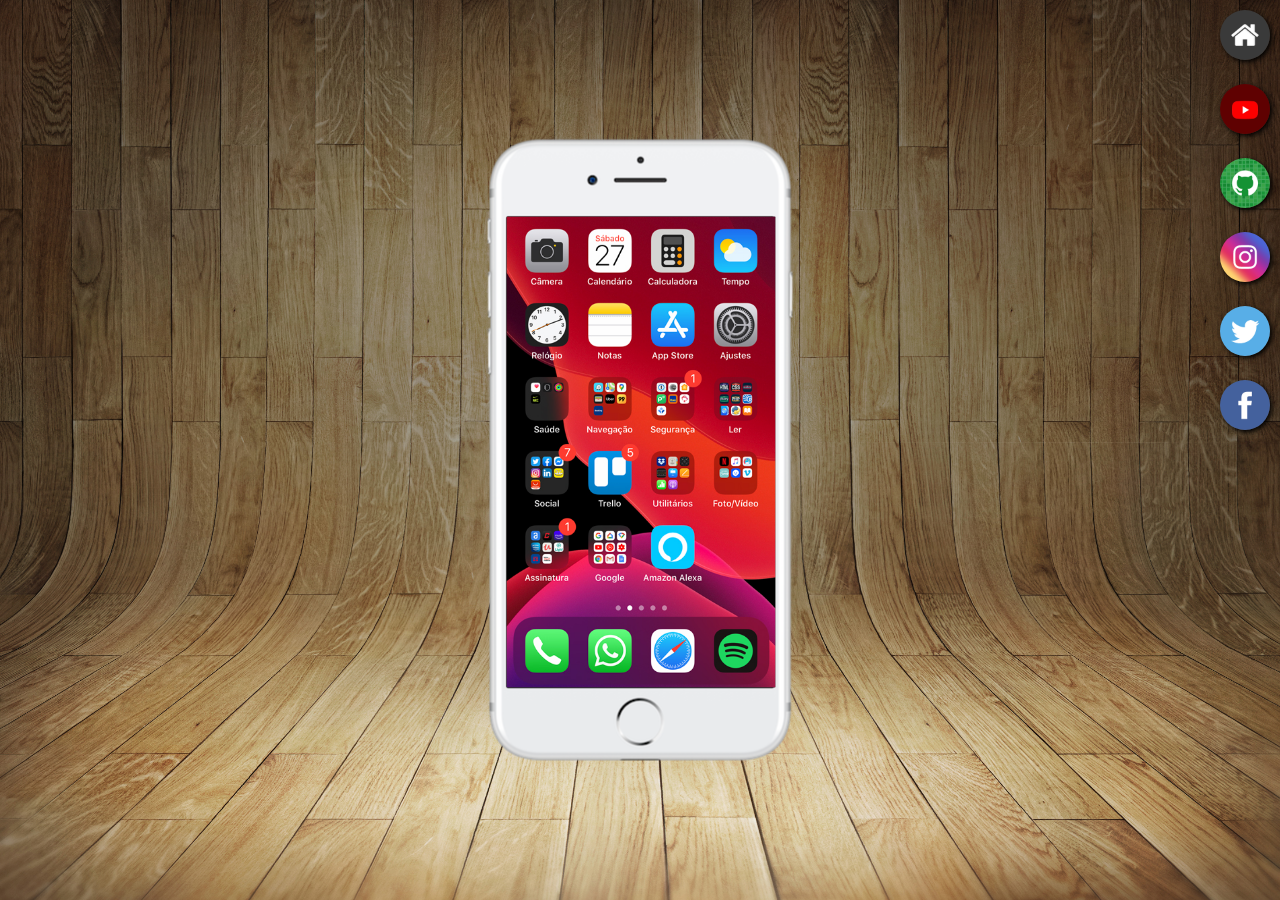
<file: index.html>
<!DOCTYPE html>
<html lang="pt-br">
<head>
    <meta charset="UTF-8">
    <meta name="viewport" content="width=device-width, initial-scale=1.0">
    <link rel="shortcut icon" href="favicon.ico" type="image/x-icon">
    <title>Projeto Redes Sociais</title>
    <link rel="stylesheet" href="estilos/style.css">
</head>
<body>
    <main>
        <section id="telefone">
            <iframe src="home.html" name="tela" id="tela" frameborder="0">
                <p>Seu navegador não é compatível com isso.</p>
            </iframe>
        </section>
        <section id="redes-sociais">
            <a href="home.html" target="tela"><img src="imagens/logo-home.jpg" alt="home"></a><br>
            <a href="youtube.html" target="tela"><img src="imagens/logo-youtube.jpg" alt="YouTube"></a><br>
            <a href="github.html" target="tela"><img src="imagens/logo-github.jpg" alt="Github"></a><br>
            <a href="instagram.html" target="tela"><img src="imagens/logo-instagram.jpg" alt="Instagram"></a><br>
            <a href="twitter.html" target="tela"><img src="imagens/logo-twitter.jpg" alt="Twitter"></a><br>
            <a href="facebook.html" target="tela"><img src="imagens/logo-facebook.jpg" alt="Facebook"></a>
        </section>
    </main>
</body>
</html>
</file>
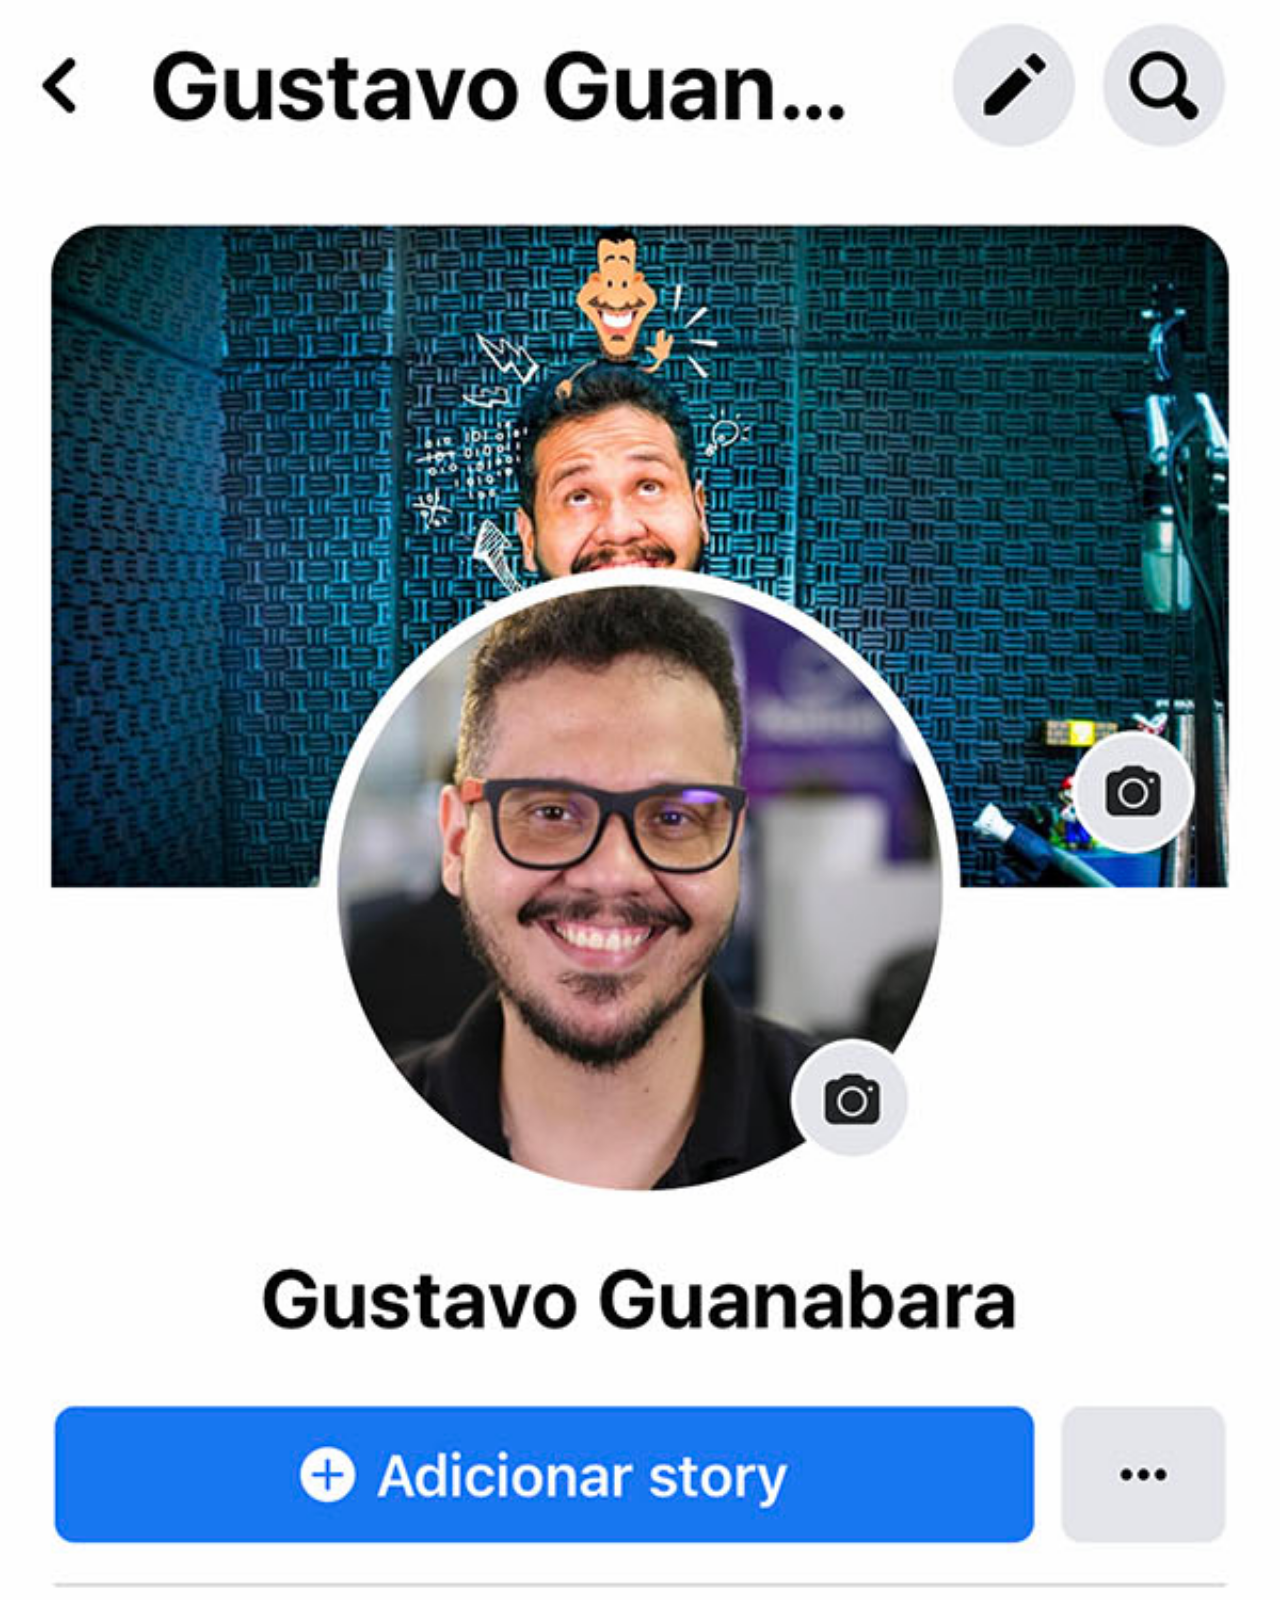
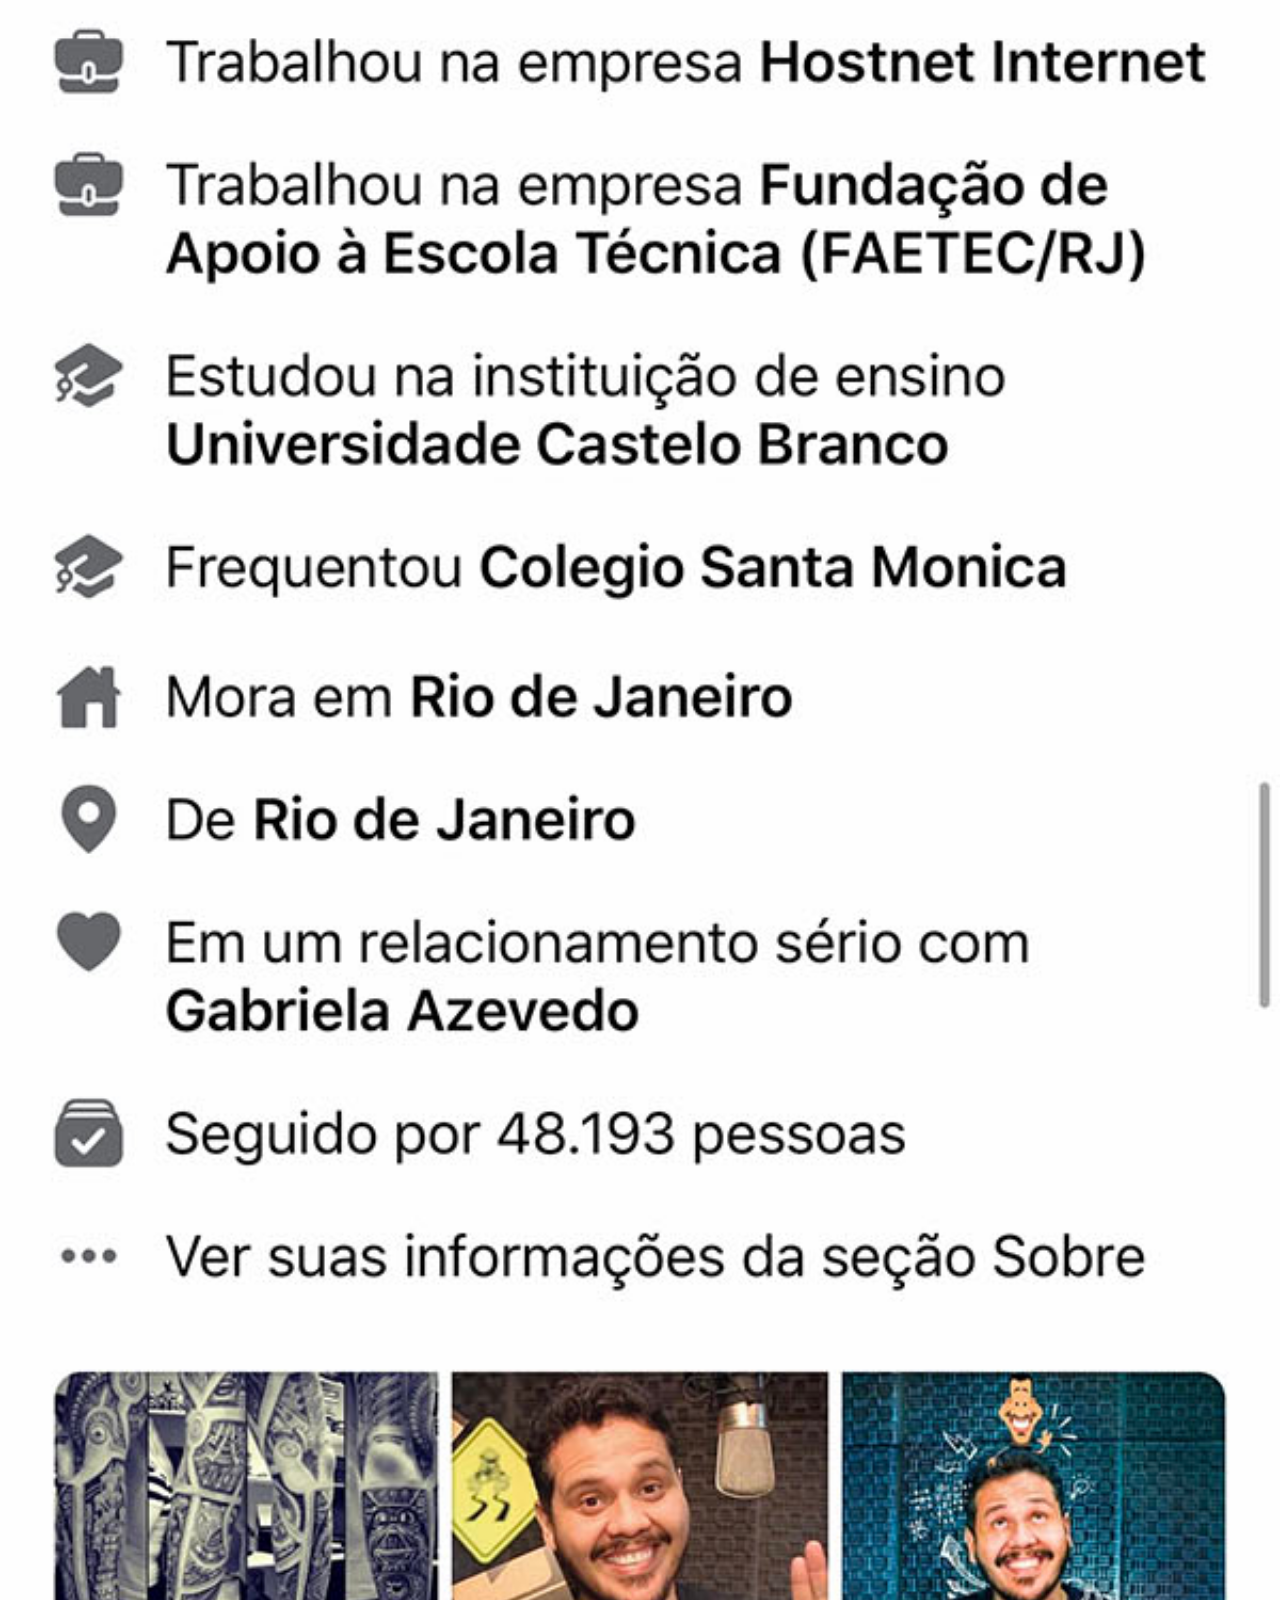
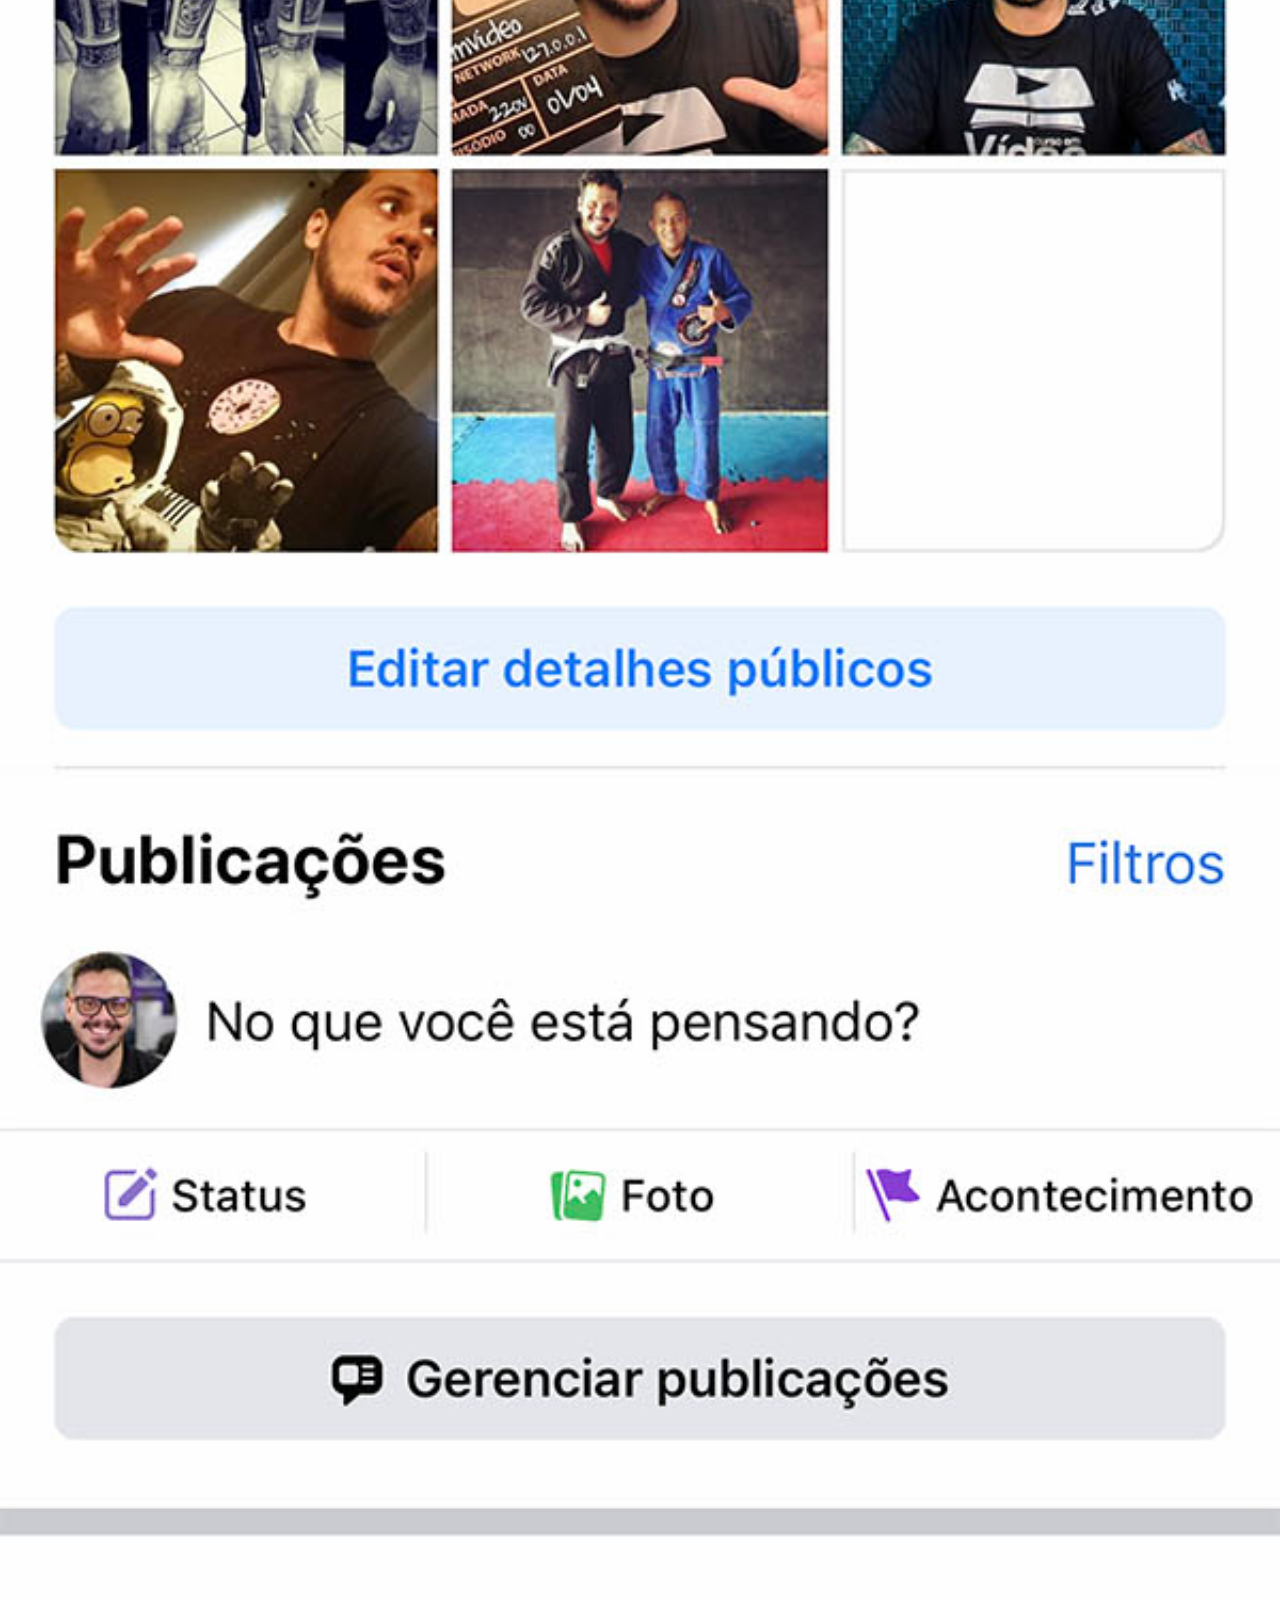
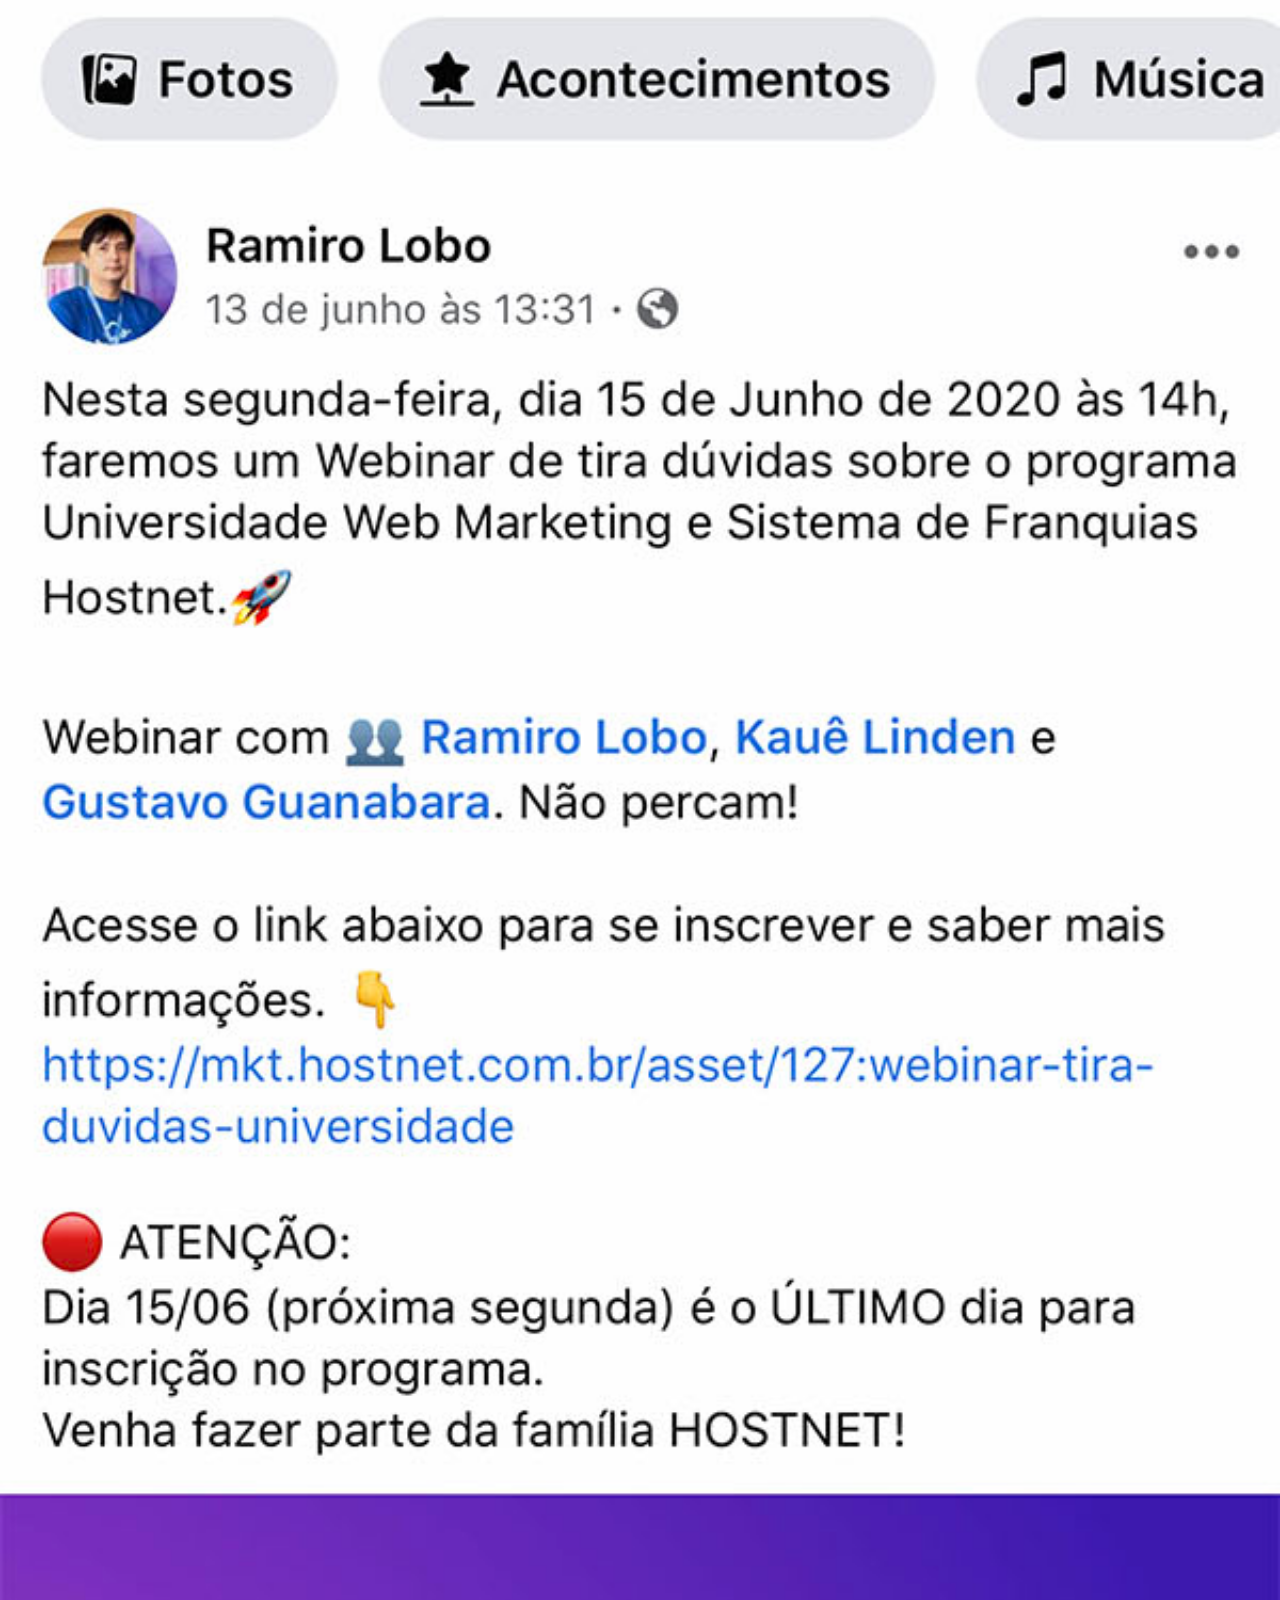
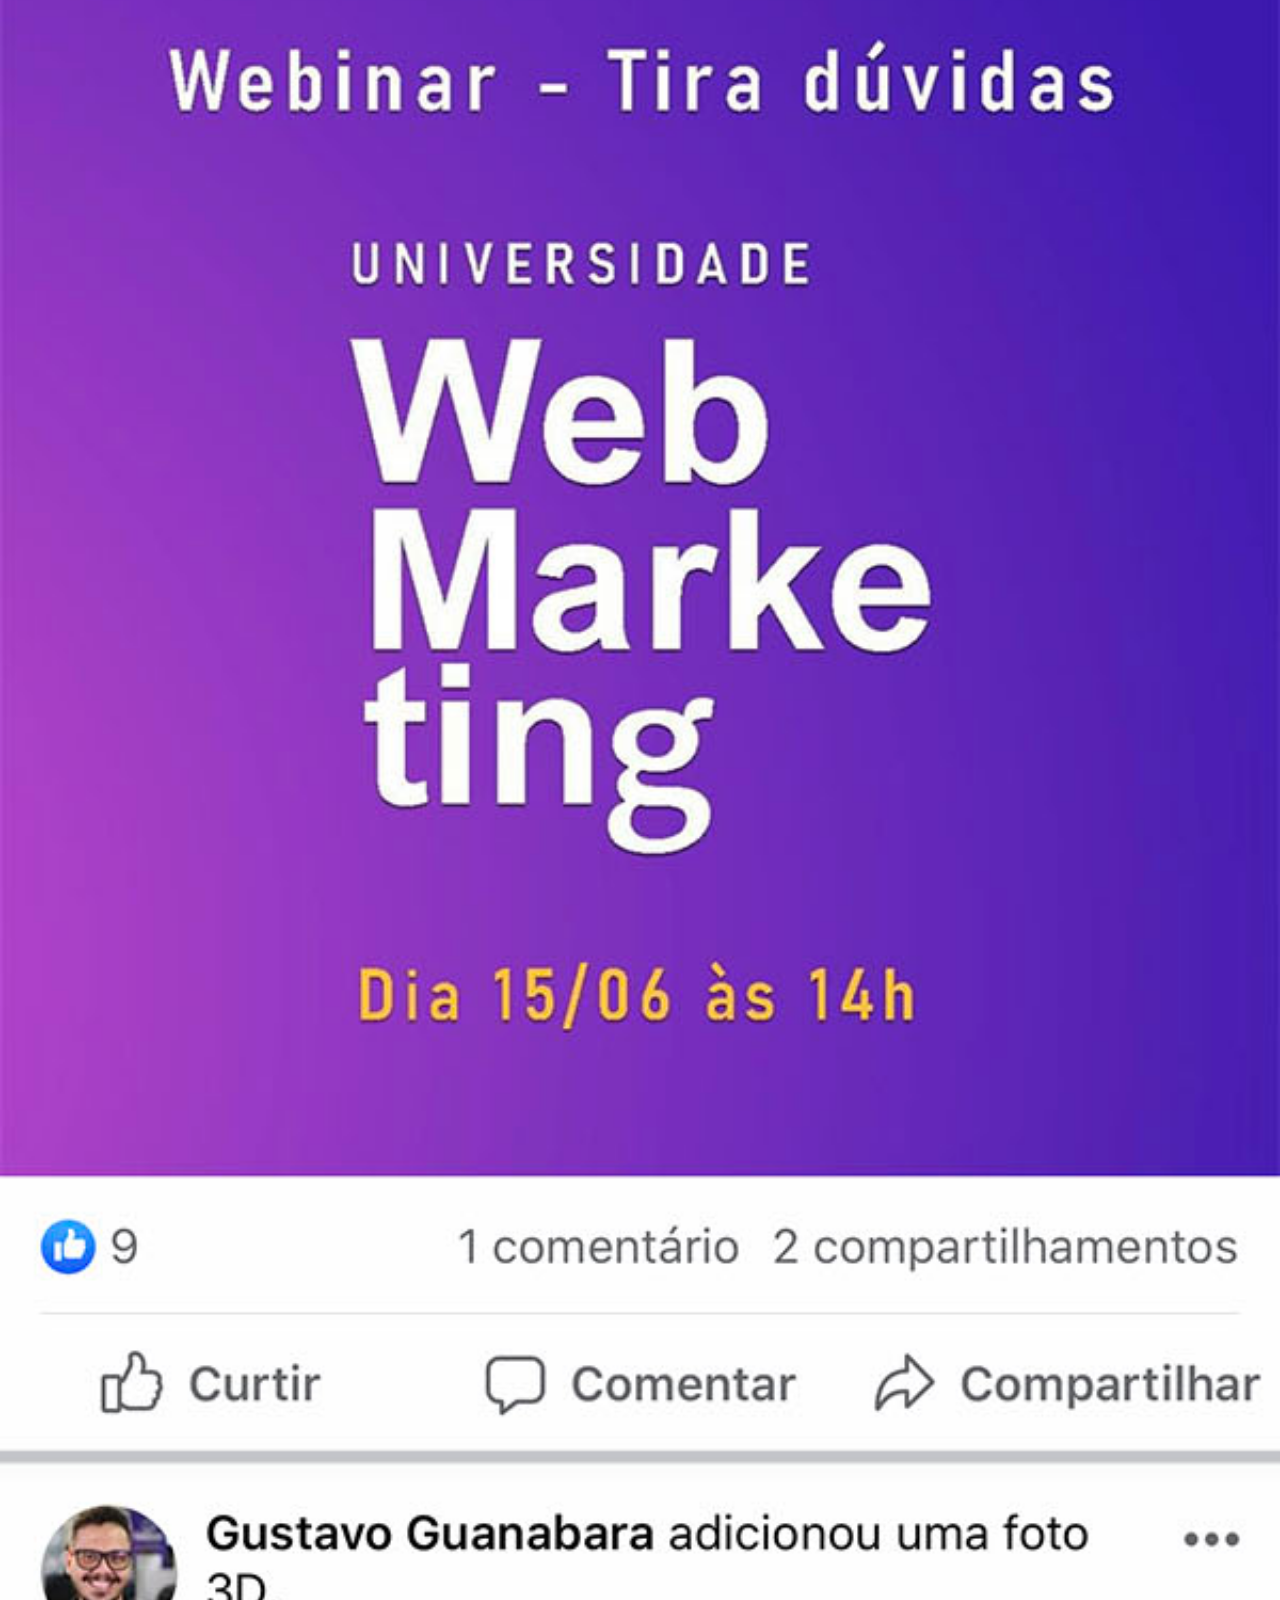
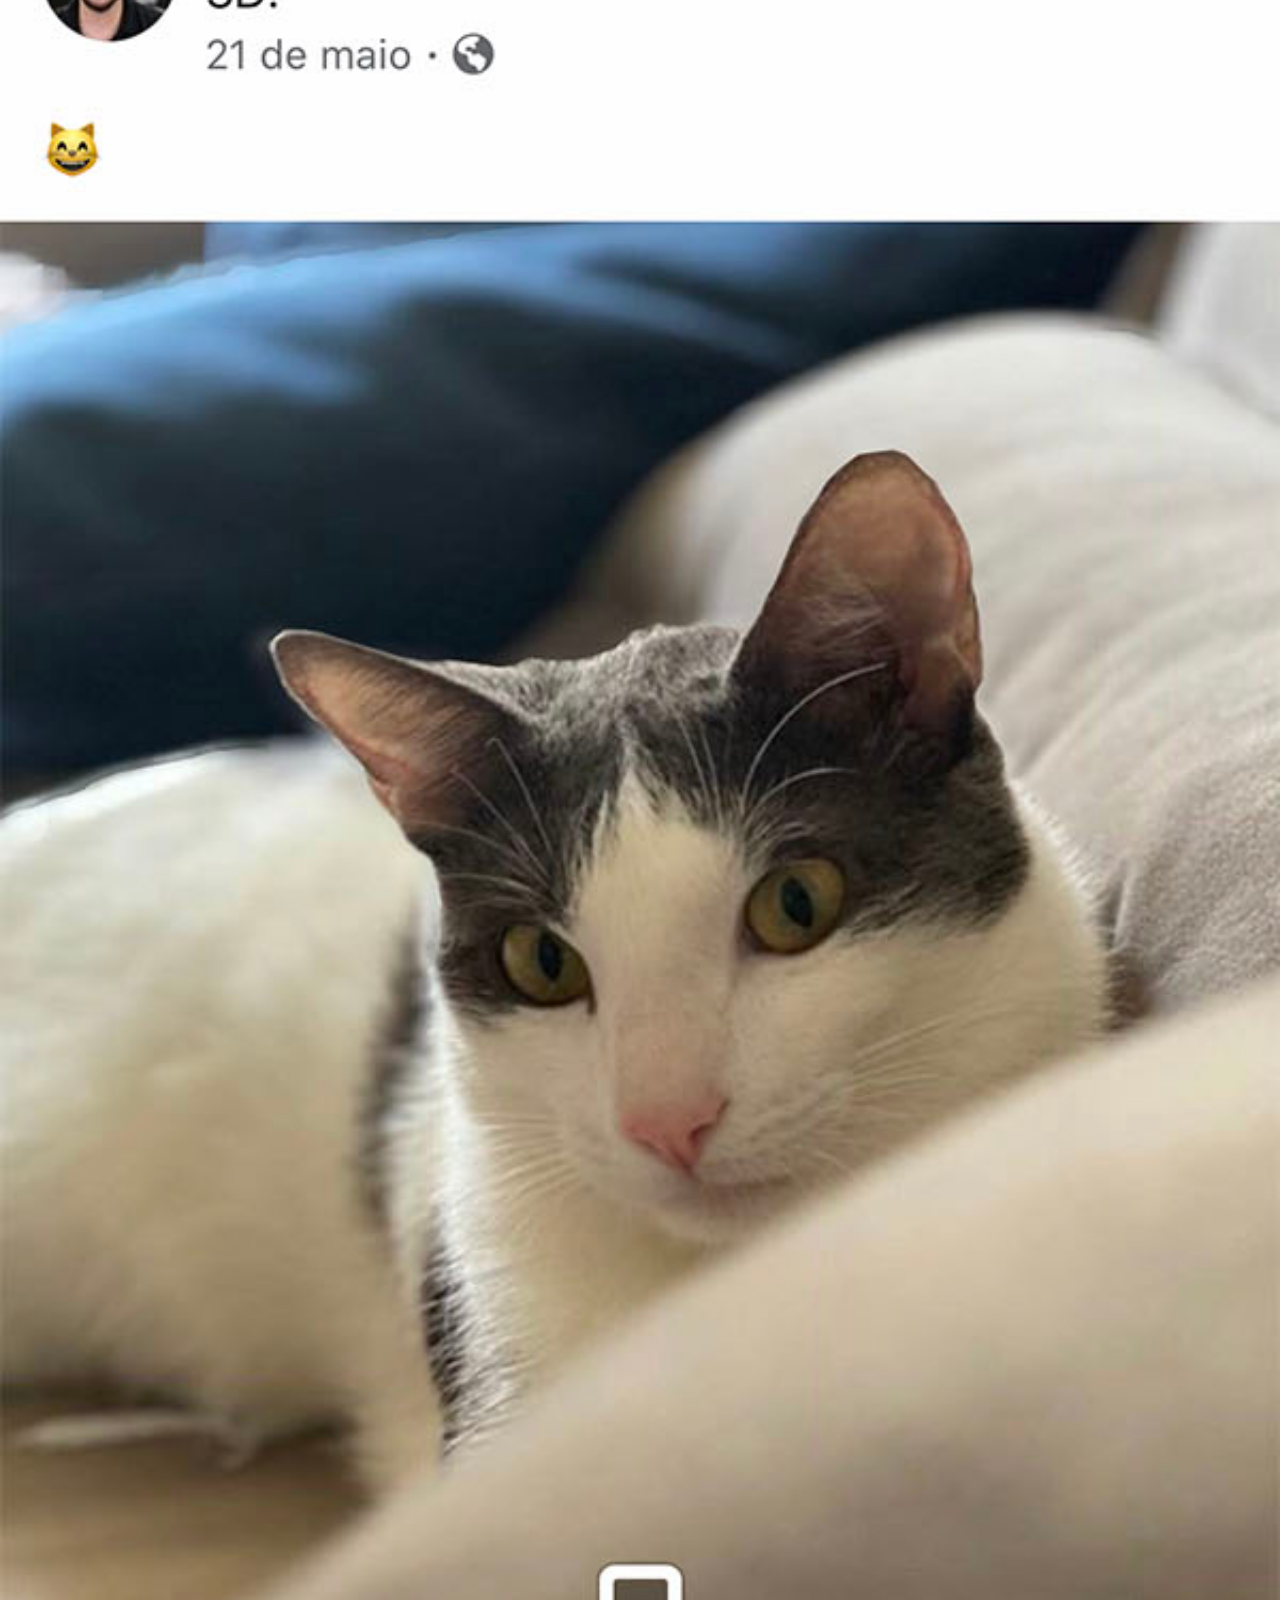
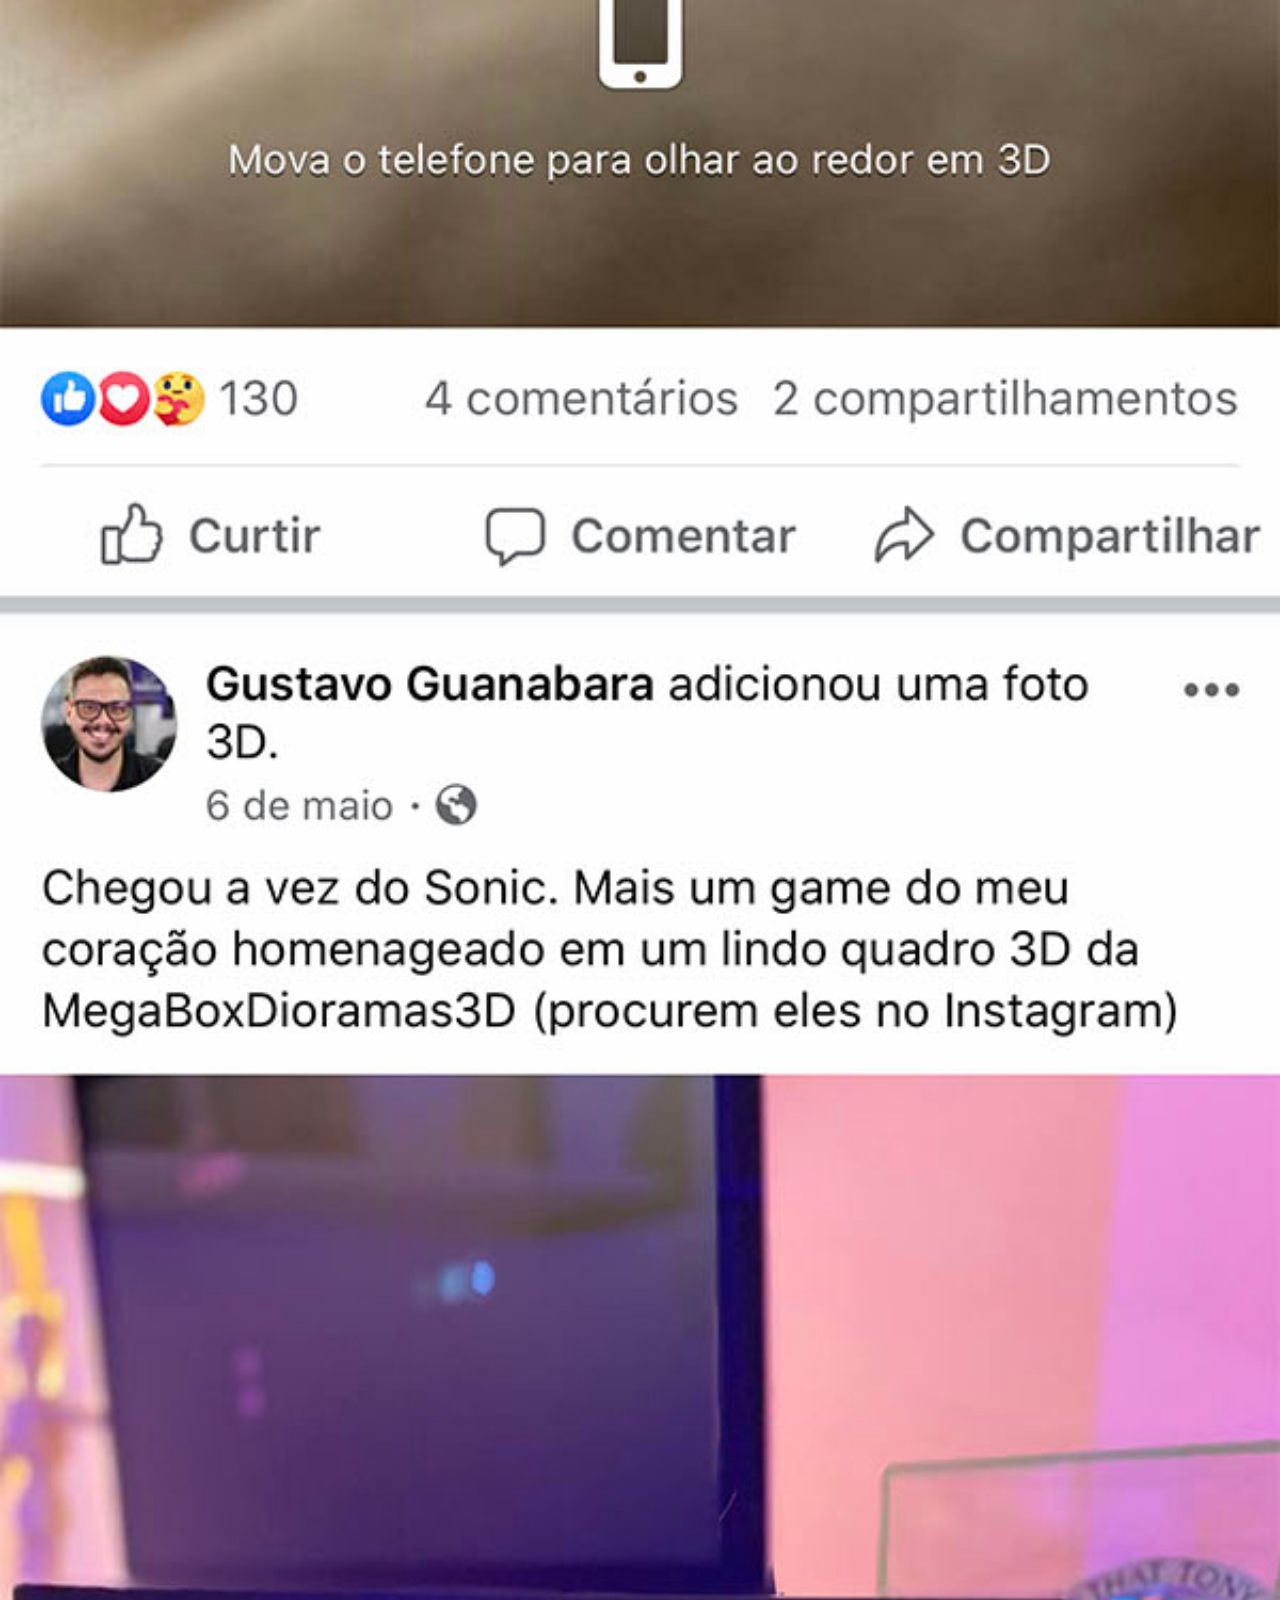
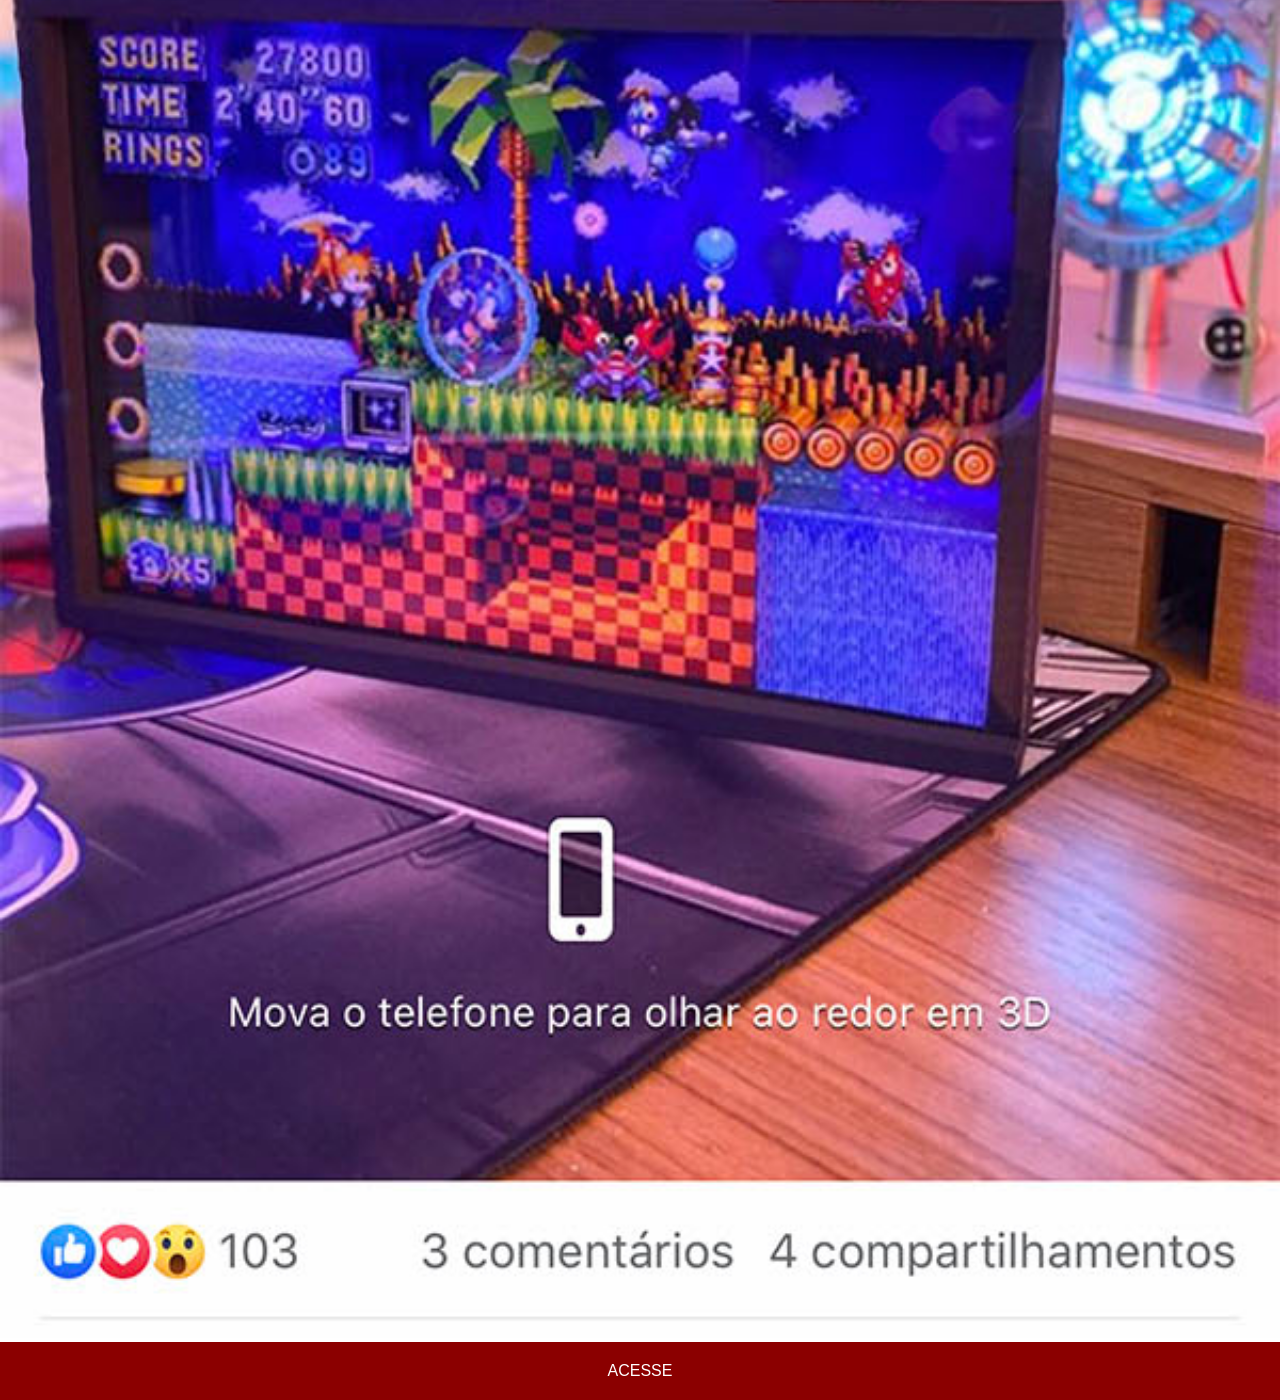
<file: facebook.html>
<!DOCTYPE html>
<html lang="pt-br">
<head>
    <meta charset="UTF-8">
    <meta name="viewport" content="width=device-width, initial-scale=1.0">
    <title>Facebook</title>
    <link rel="stylesheet" href="estilos/social.css">
</head>
<body>
    <img src="imagens/tela-facebook.jpg" alt="Facebook">
    <a href="#" target="_blank">ACESSE</a>
</body>
</html>
</file>
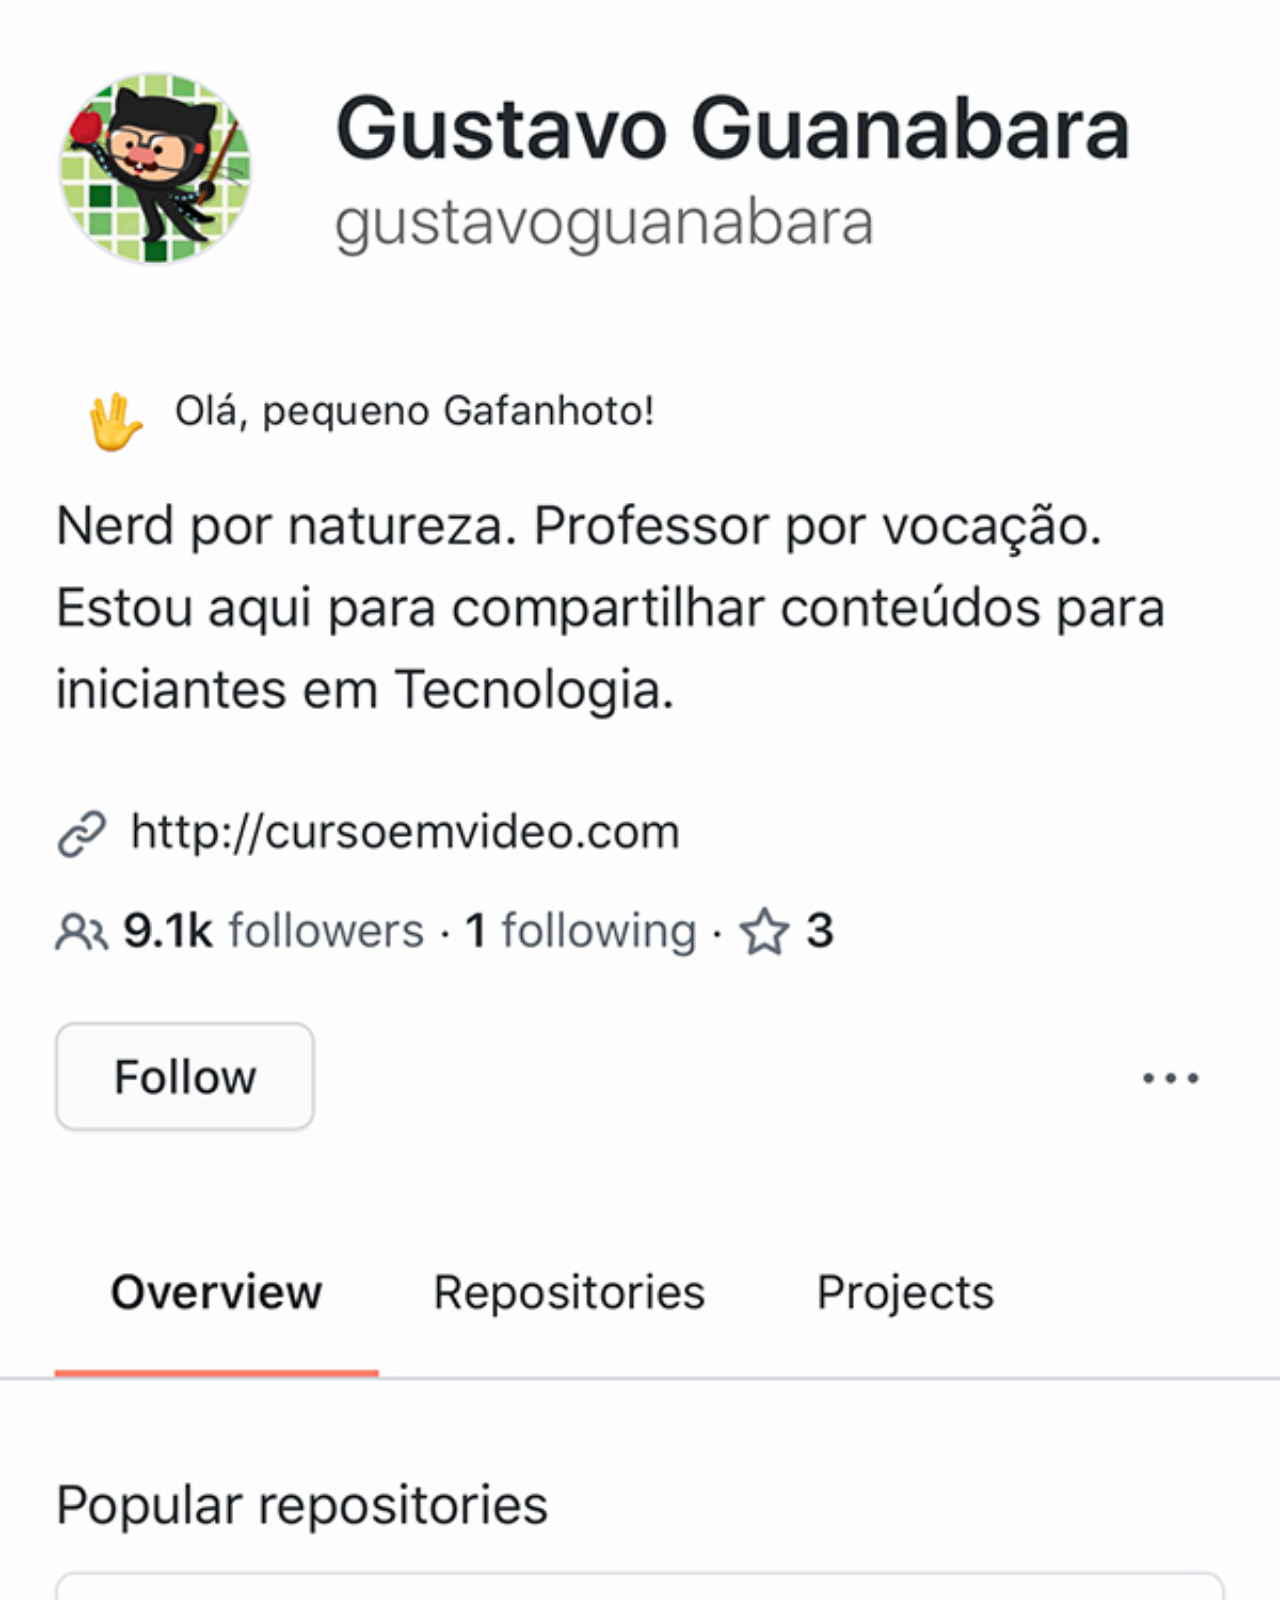
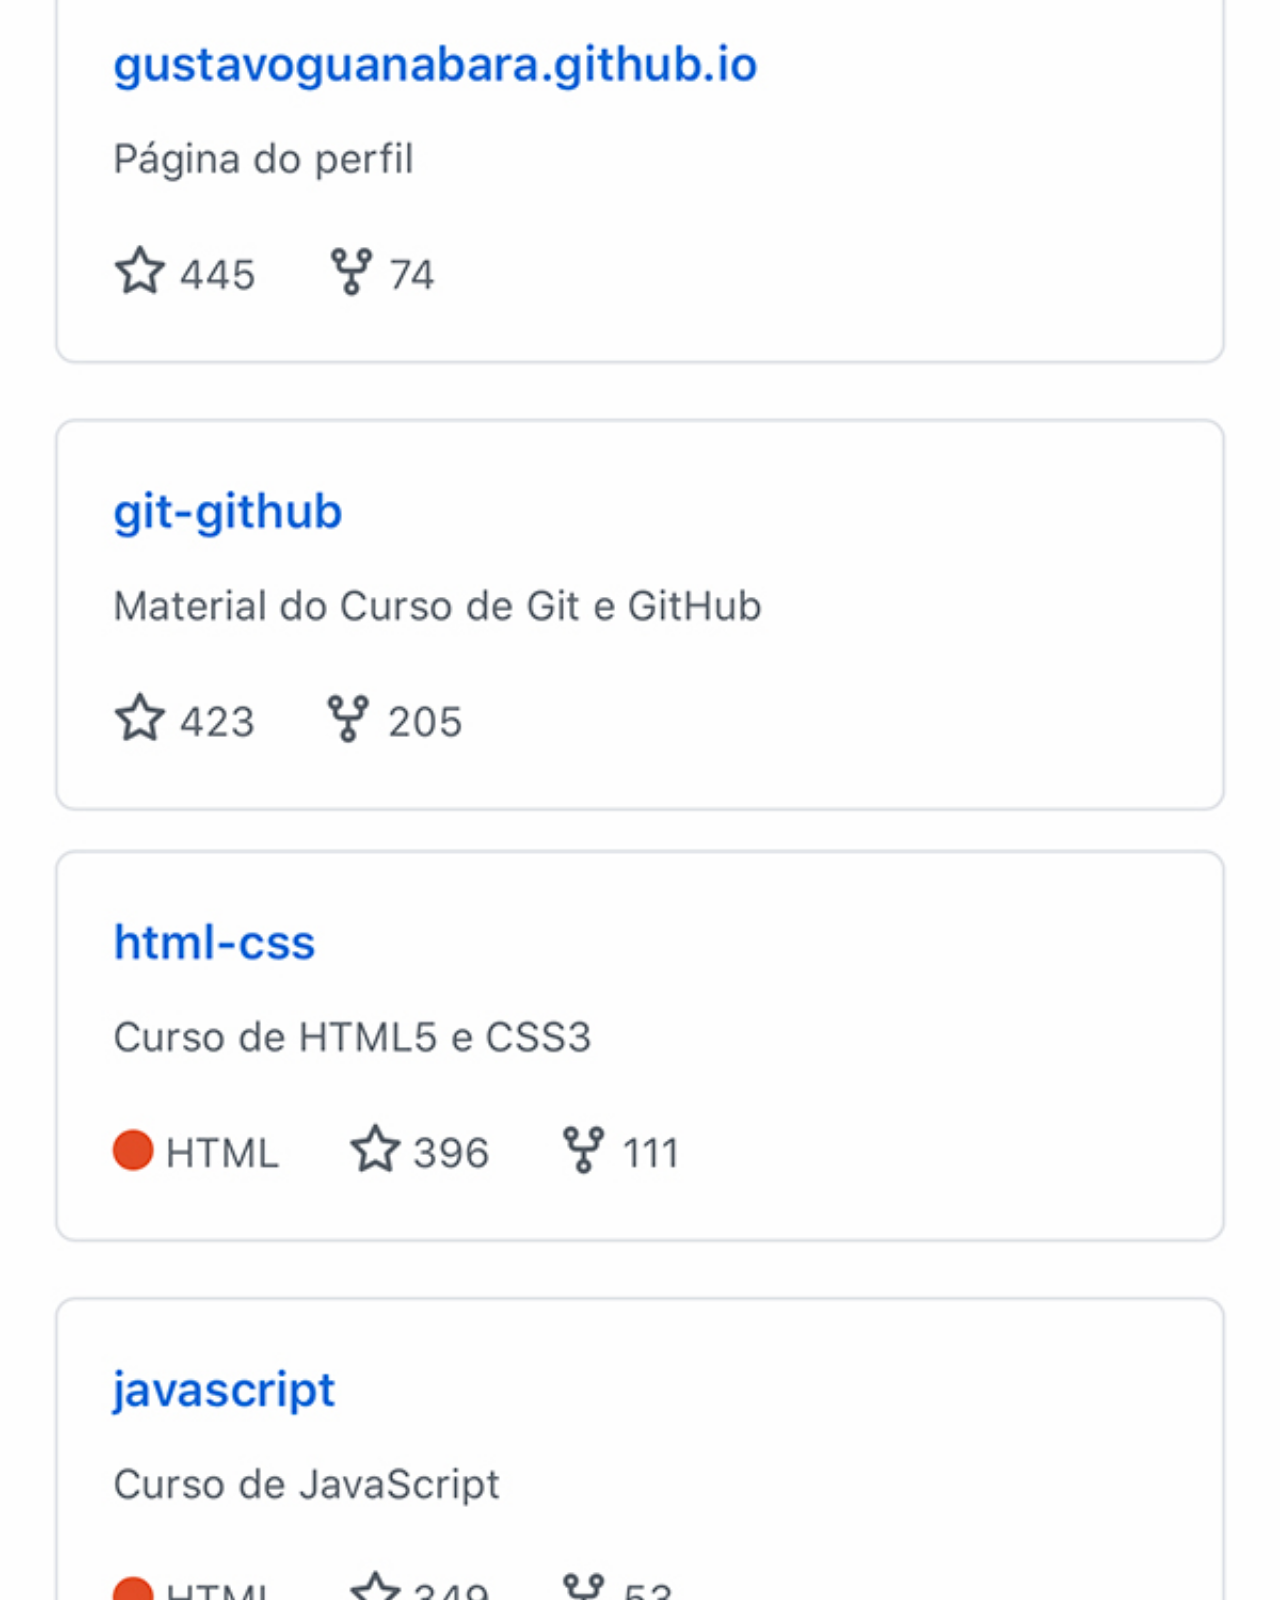
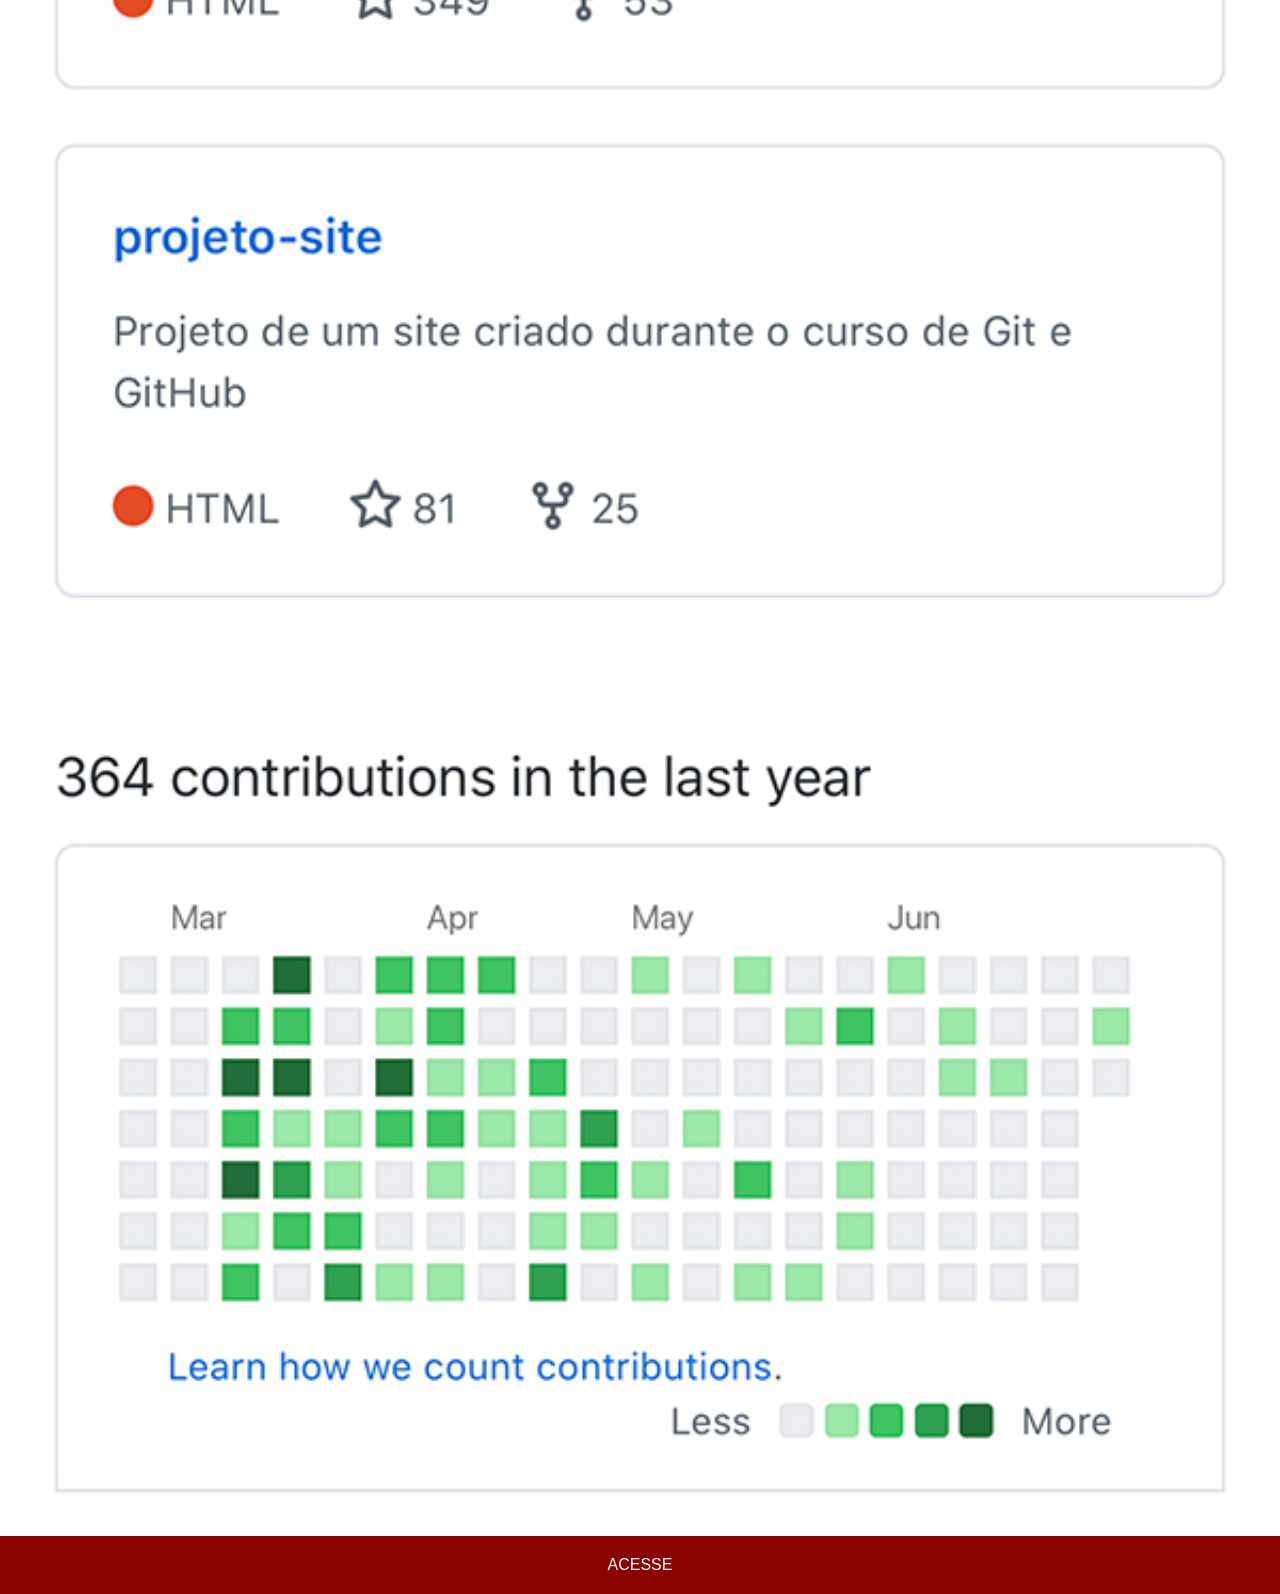
<file: github.html>
<!DOCTYPE html>
<html lang="pt-br">
<head>
    <meta charset="UTF-8">
    <meta name="viewport" content="width=device-width, initial-scale=1.0">
    <title>Github</title>
    <link rel="stylesheet" href="estilos/social.css">
</head>
<body>
    <img src="imagens/tela-github.jpg" alt="Github">
    <a href="https://github.com/gustavoguanabara/" target="_blank">ACESSE</a>
</body>
</html>
</file>
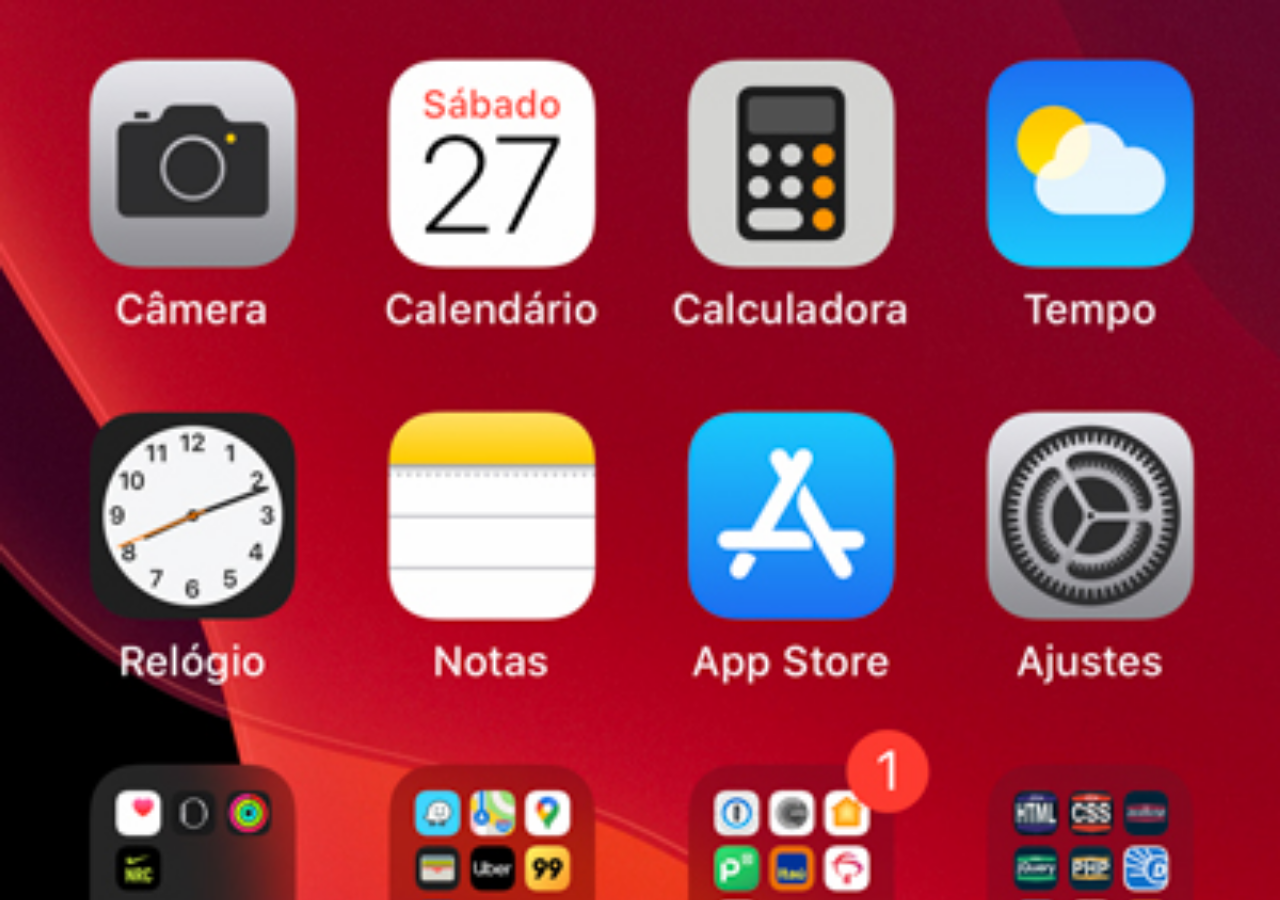
<file: home.html>
<!DOCTYPE html>
<html lang="pt-br">
<head>
    <meta charset="UTF-8">
    <meta name="viewport" content="width=device-width, initial-scale=1.0">
    <title>Home</title>
    <style>
        * {
            margin: 0px;
            padding: 0px;
        }
        body {
            width: 100vw;
            height: 100vh;
            background: black url(imagens/tela-home.jpg) no-repeat top center;
            background-size: cover;
        }
    </style>
</head>
<body>
    
</body>
</html>
</file>
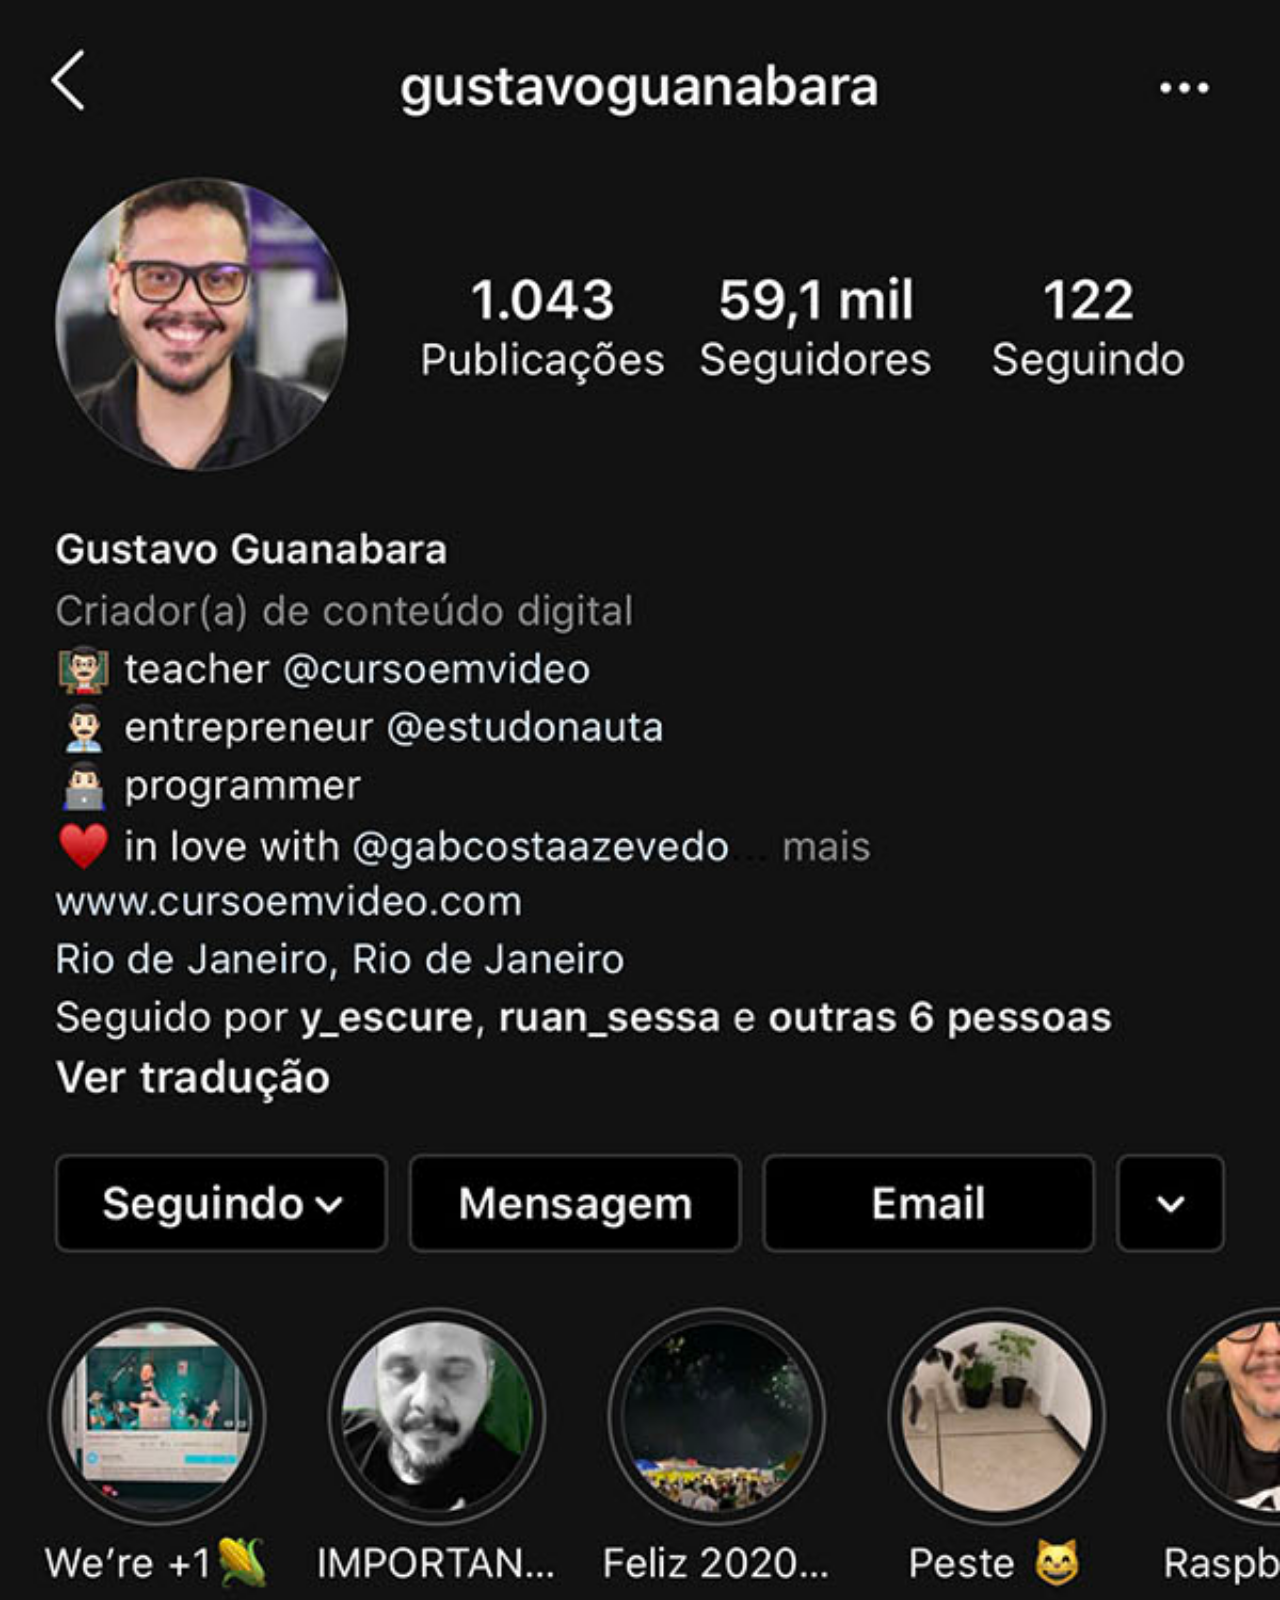
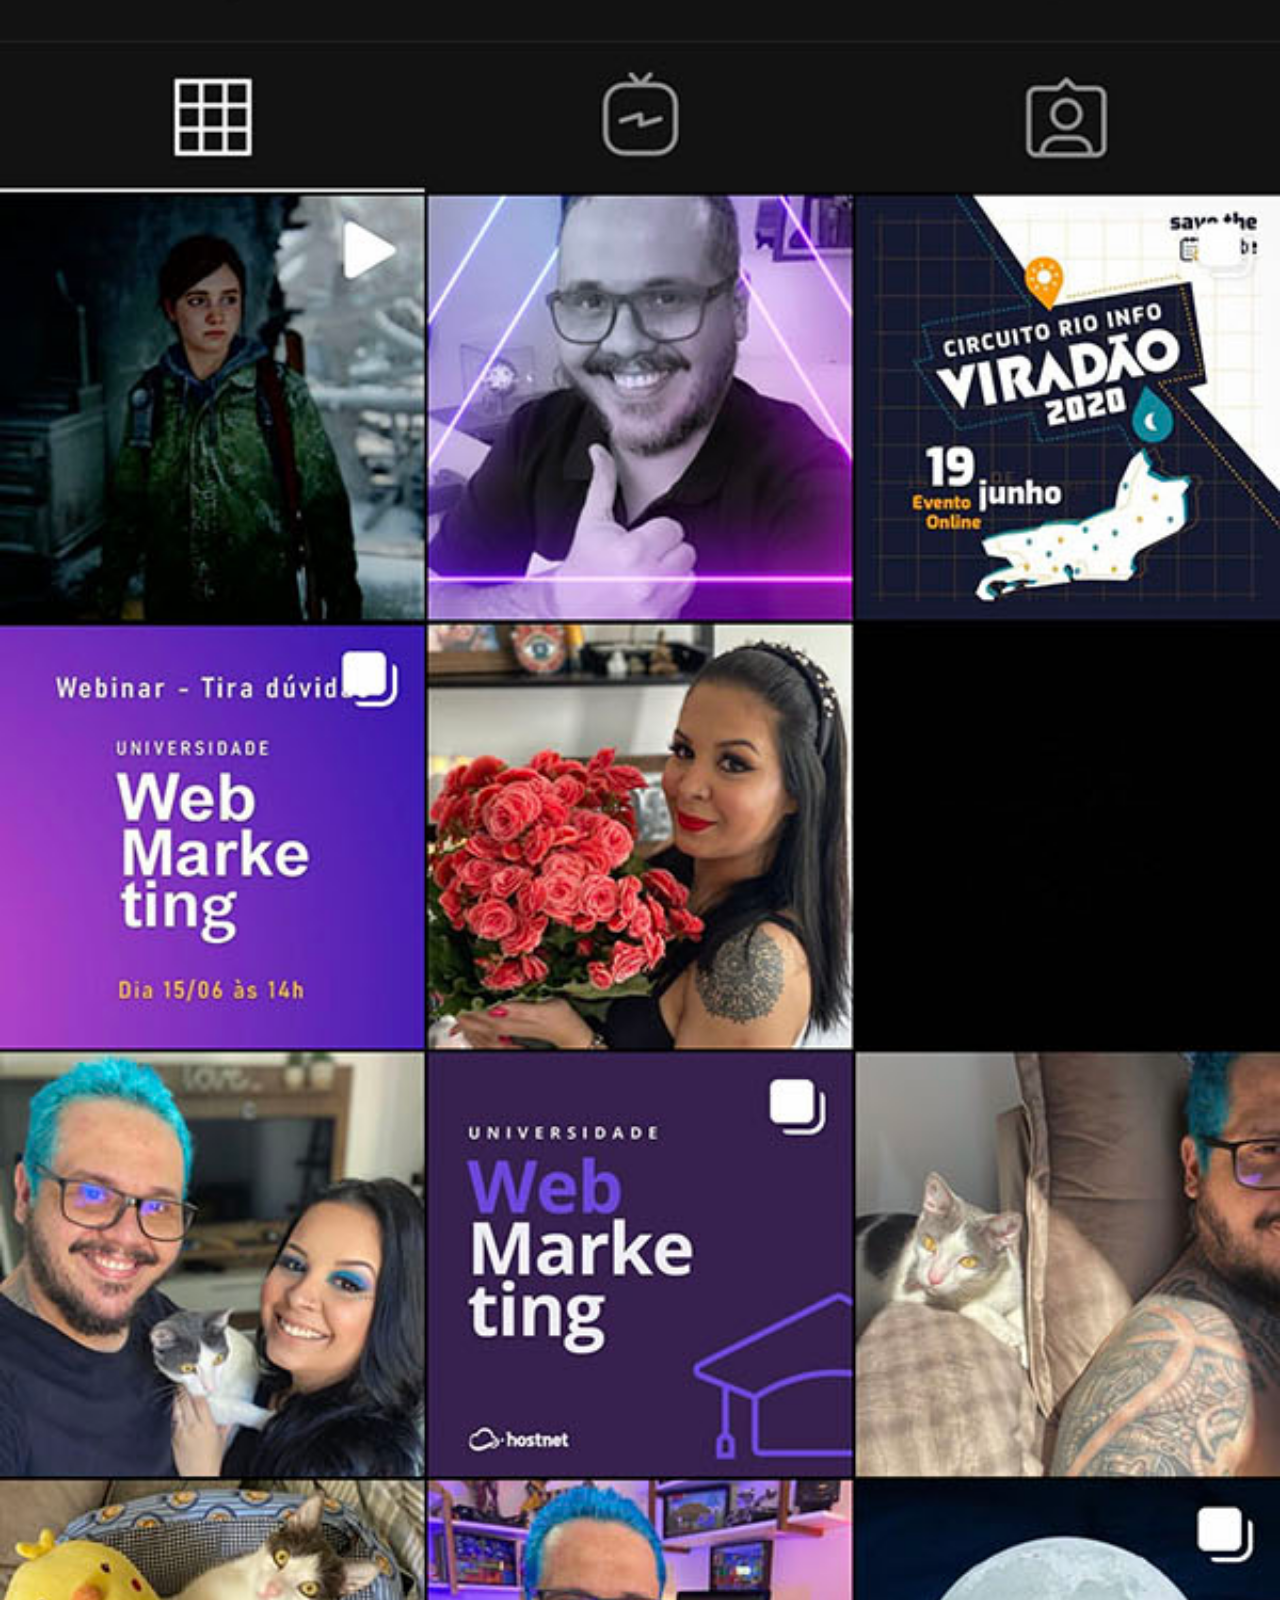
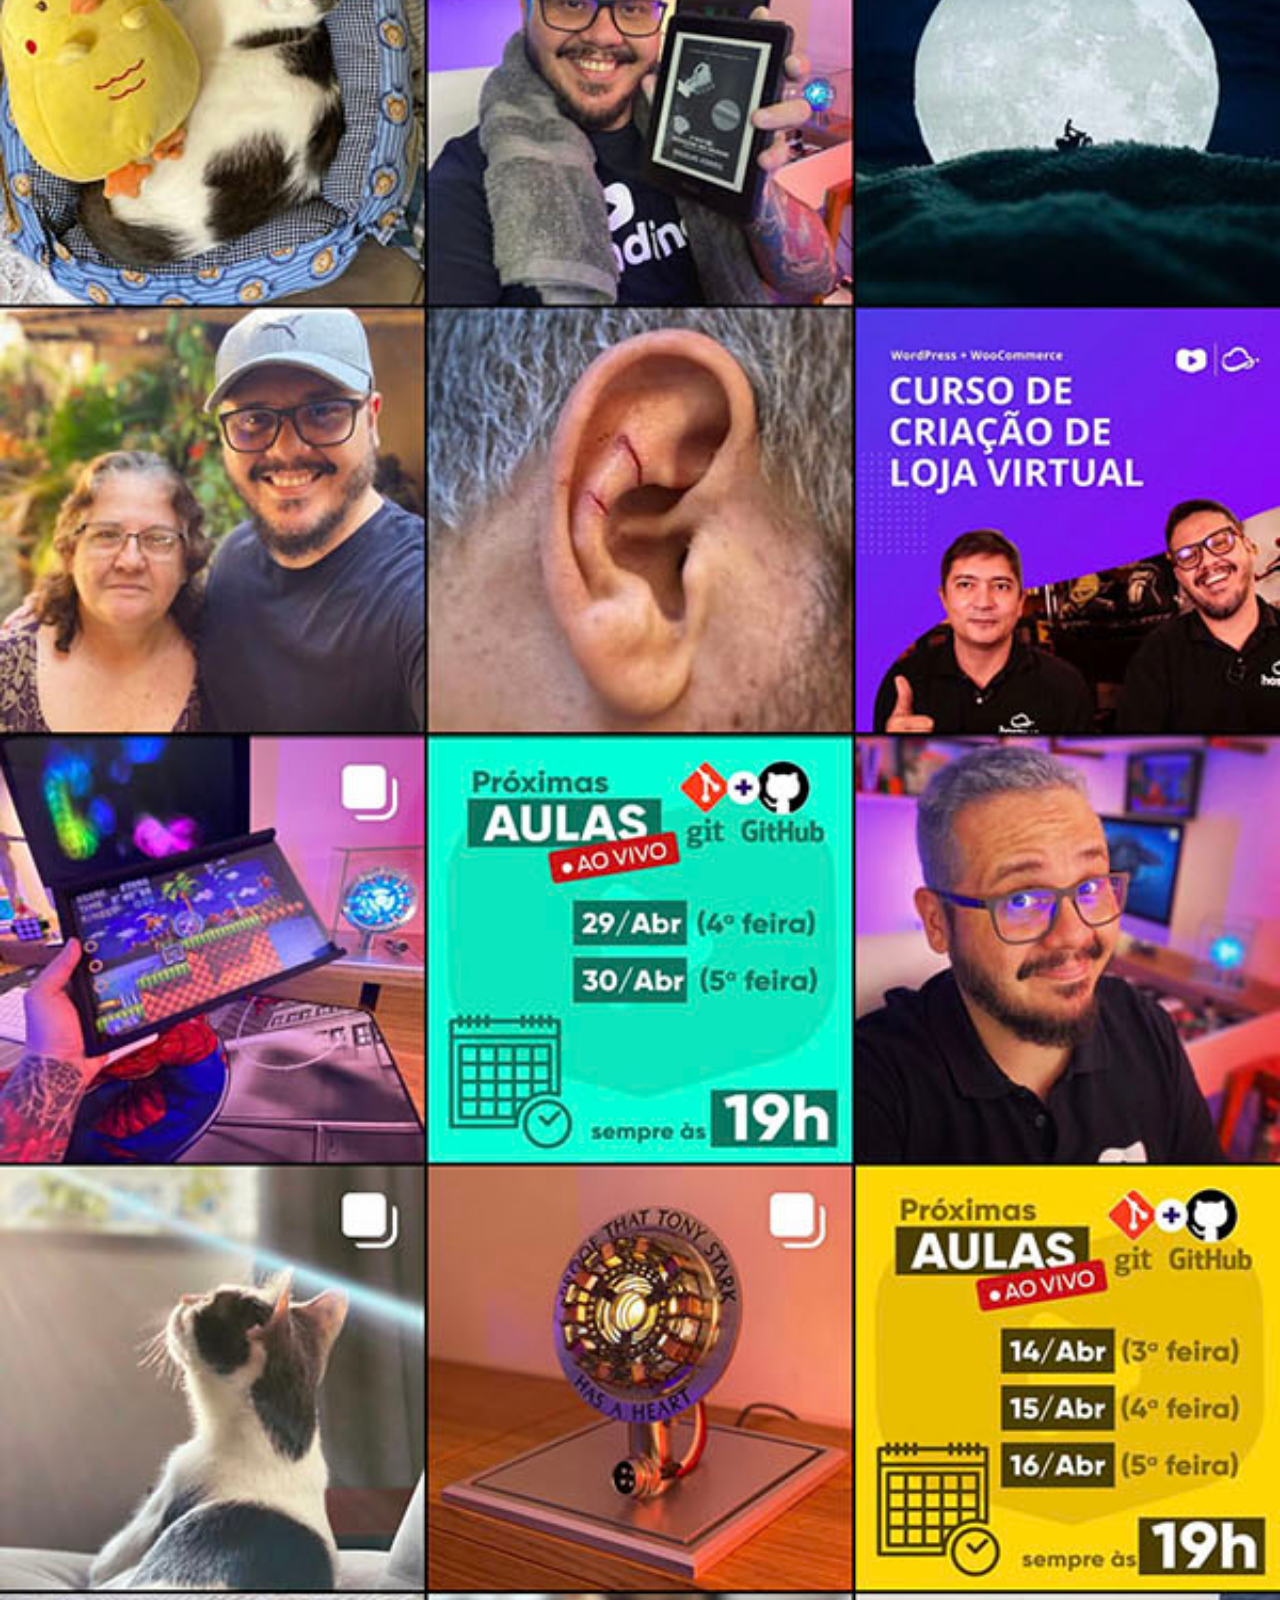
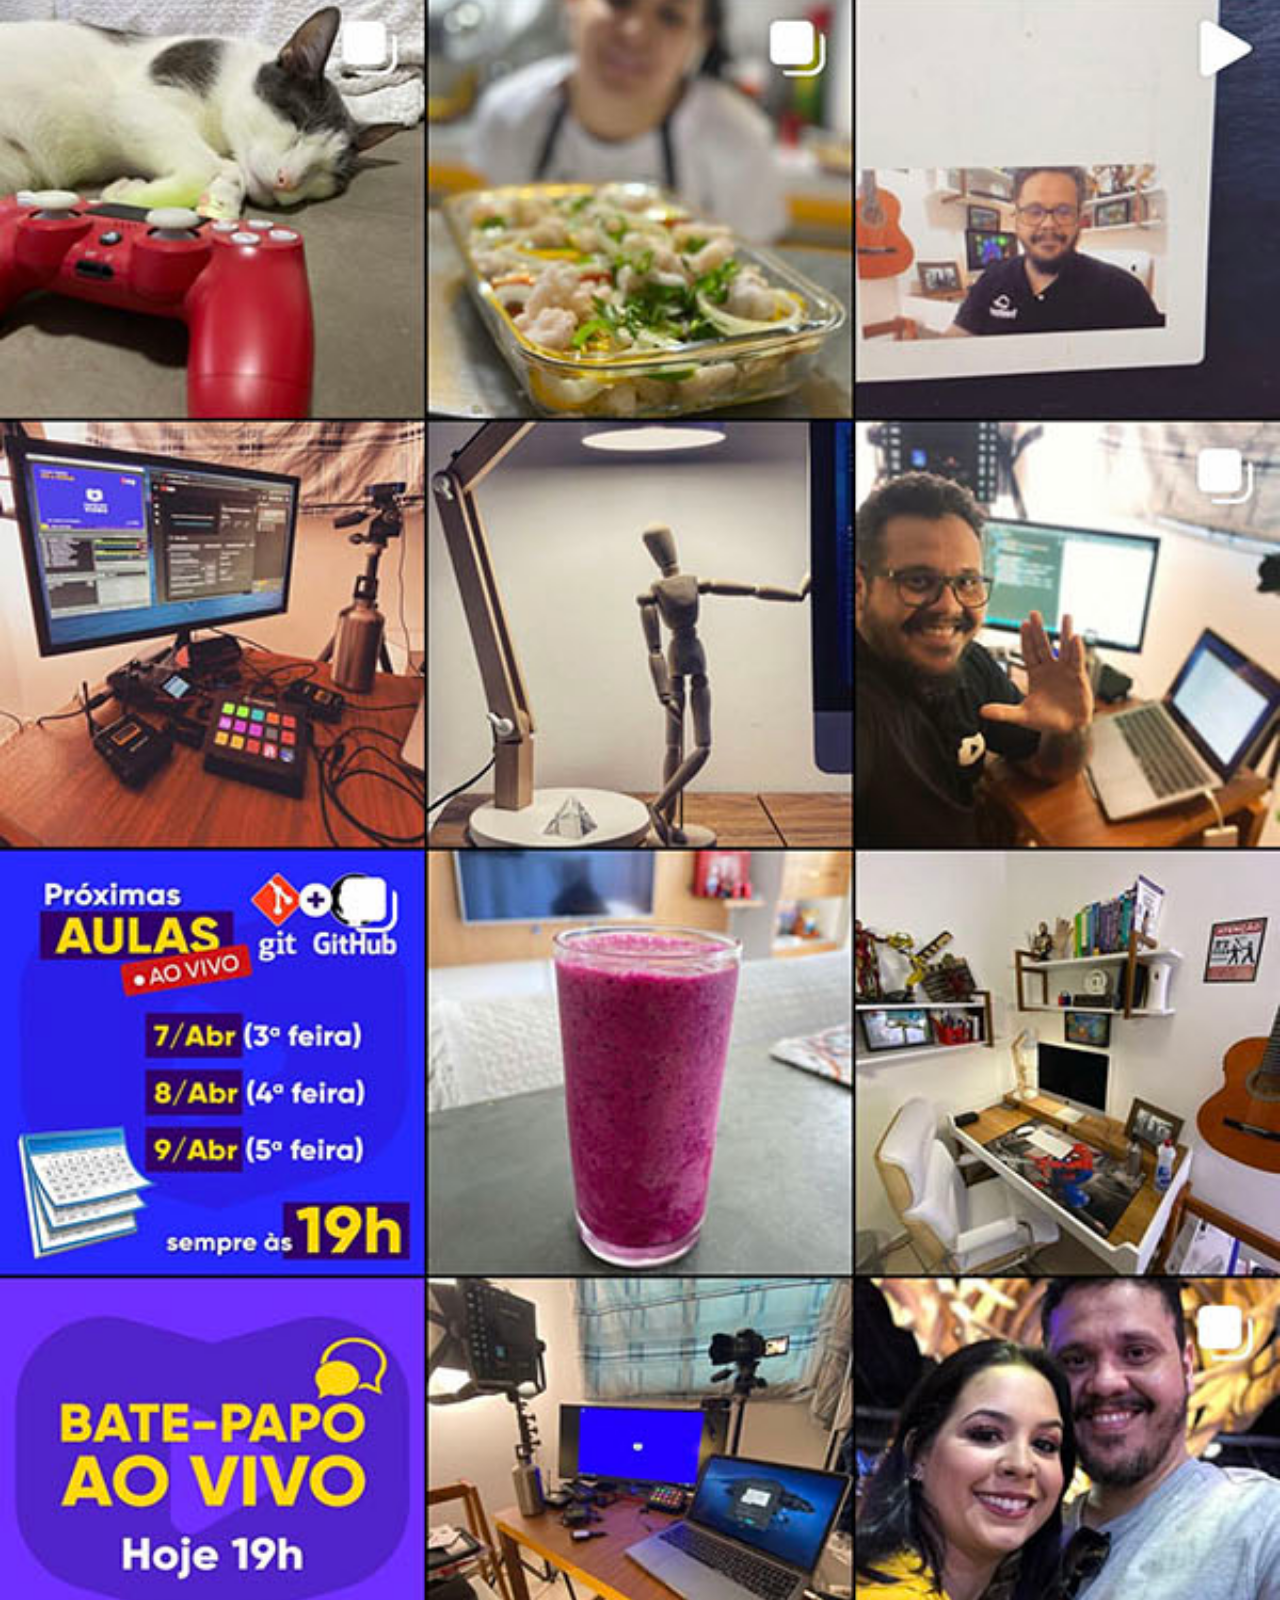
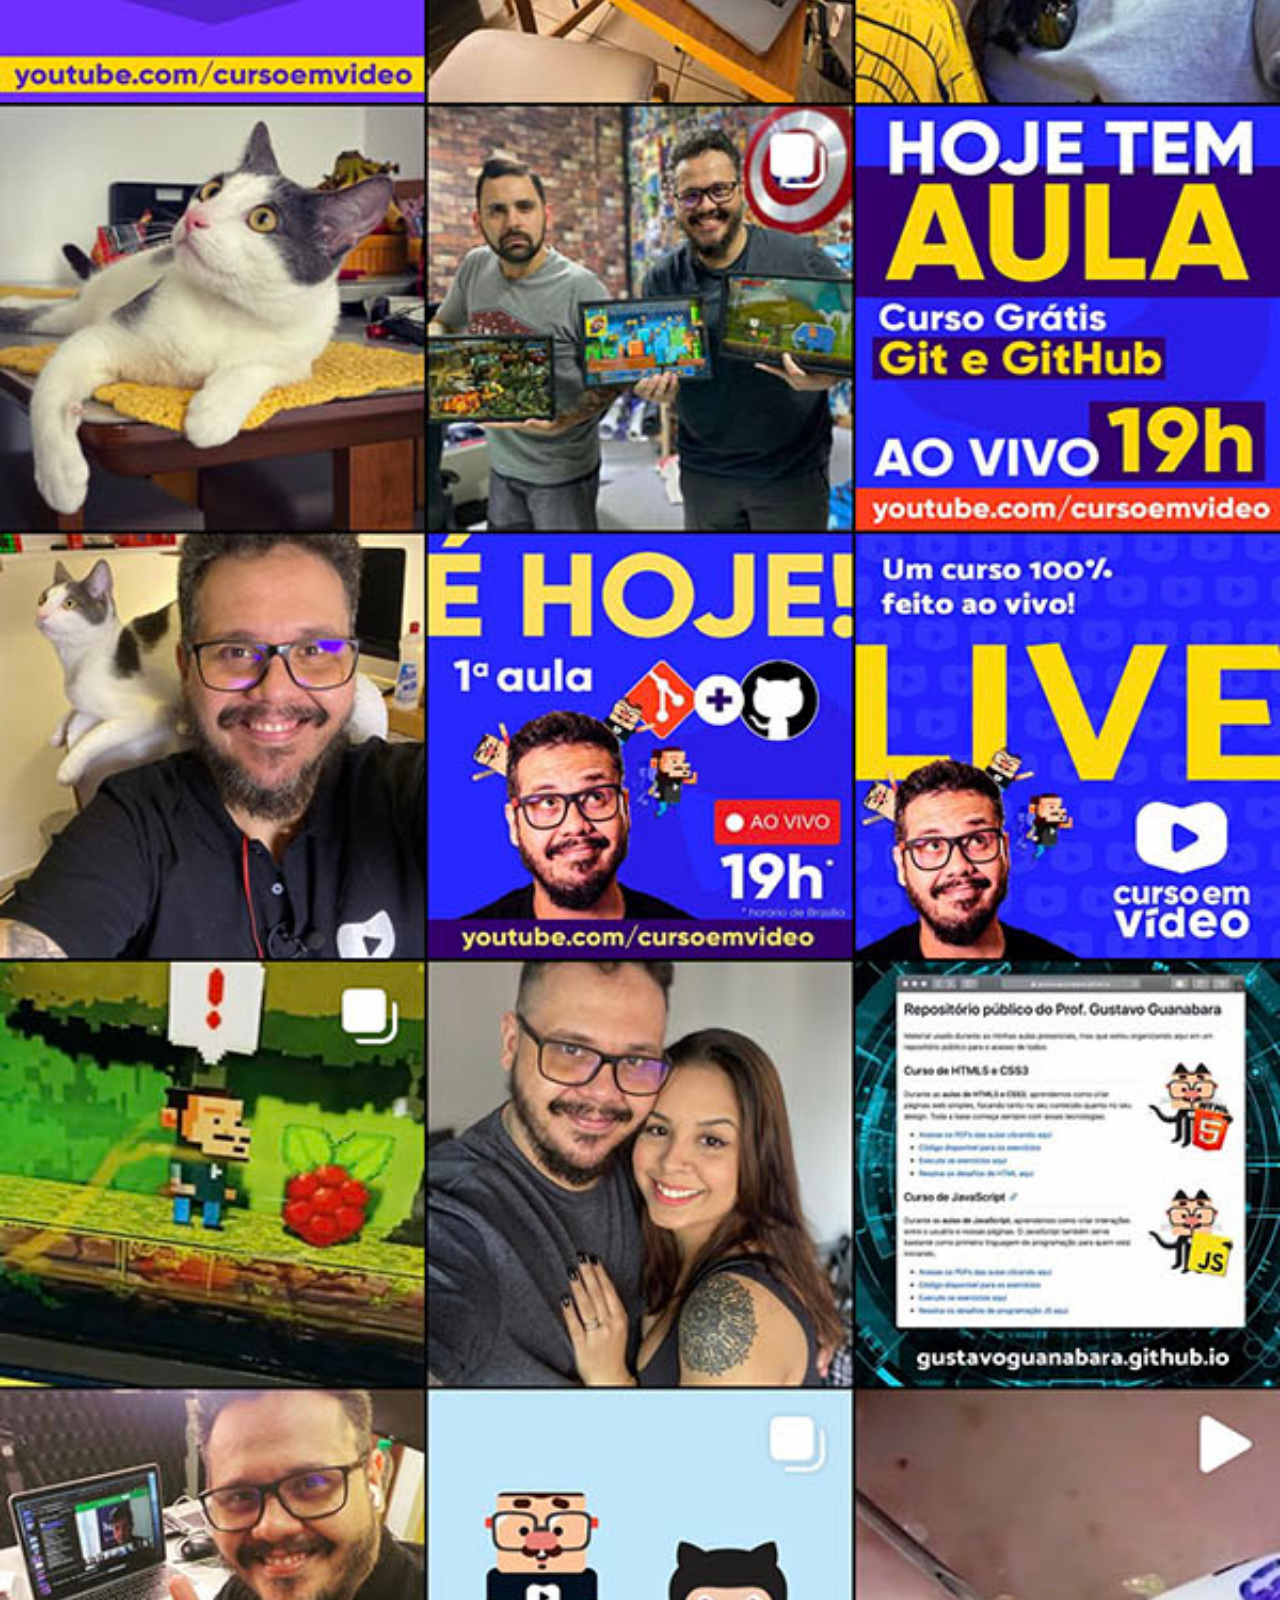
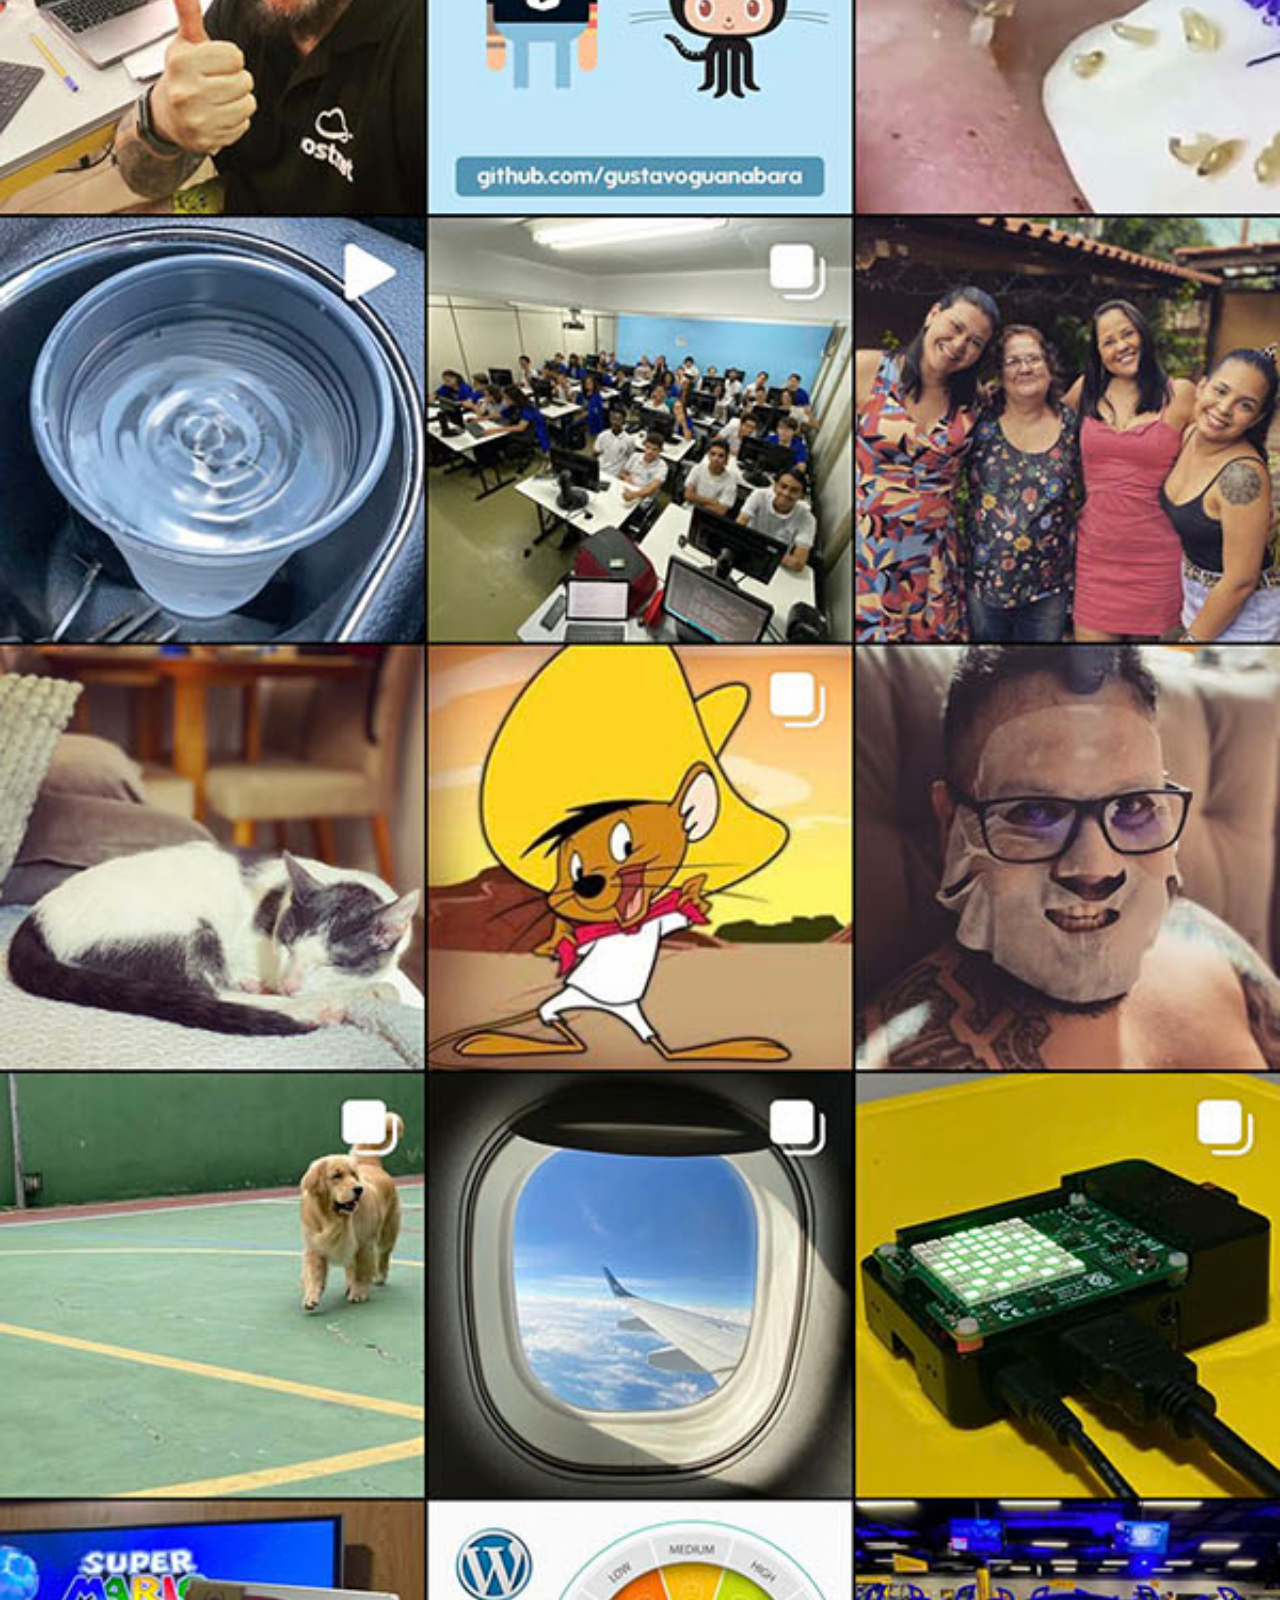
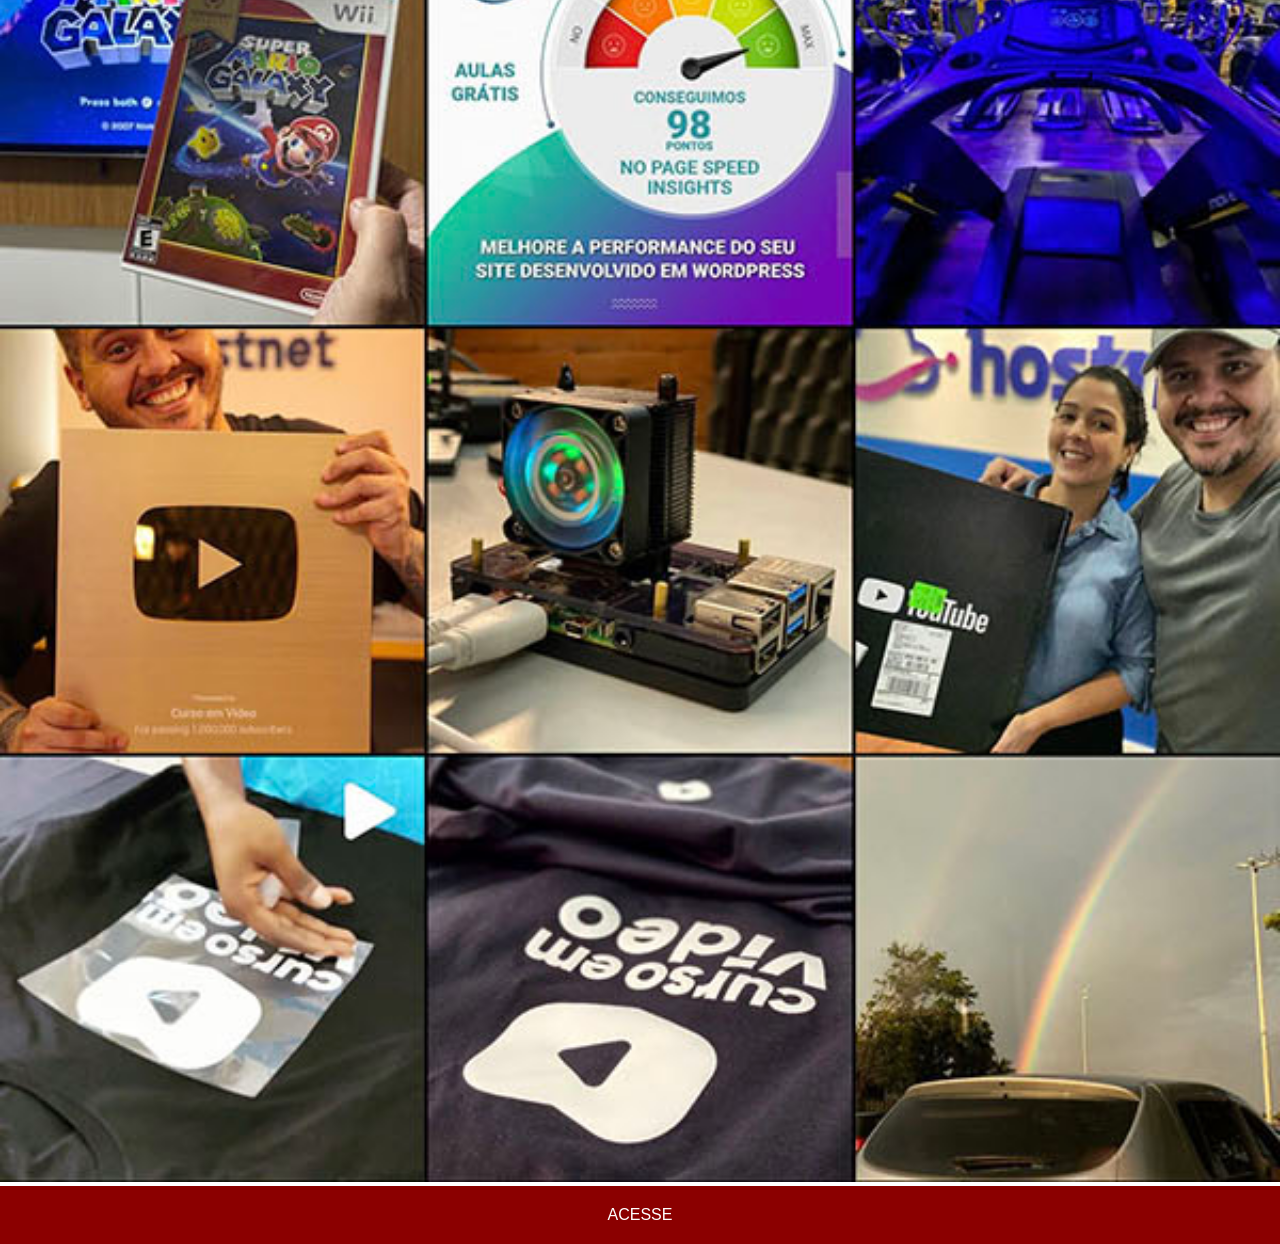
<file: instagram.html>
<!DOCTYPE html>
<html lang="pt-br">
<head>
    <meta charset="UTF-8">
    <meta name="viewport" content="width=device-width, initial-scale=1.0">
    <title>Instagram</title>
    <link rel="stylesheet" href="estilos/social.css">
</head>
<body>
    <img src="imagens/tela-instagram.jpg" alt="Instagram">
    <a href="https://www.instagram.com/gustavoguanabara/" target="_blank">ACESSE</a>
</body>
</html>
</file>
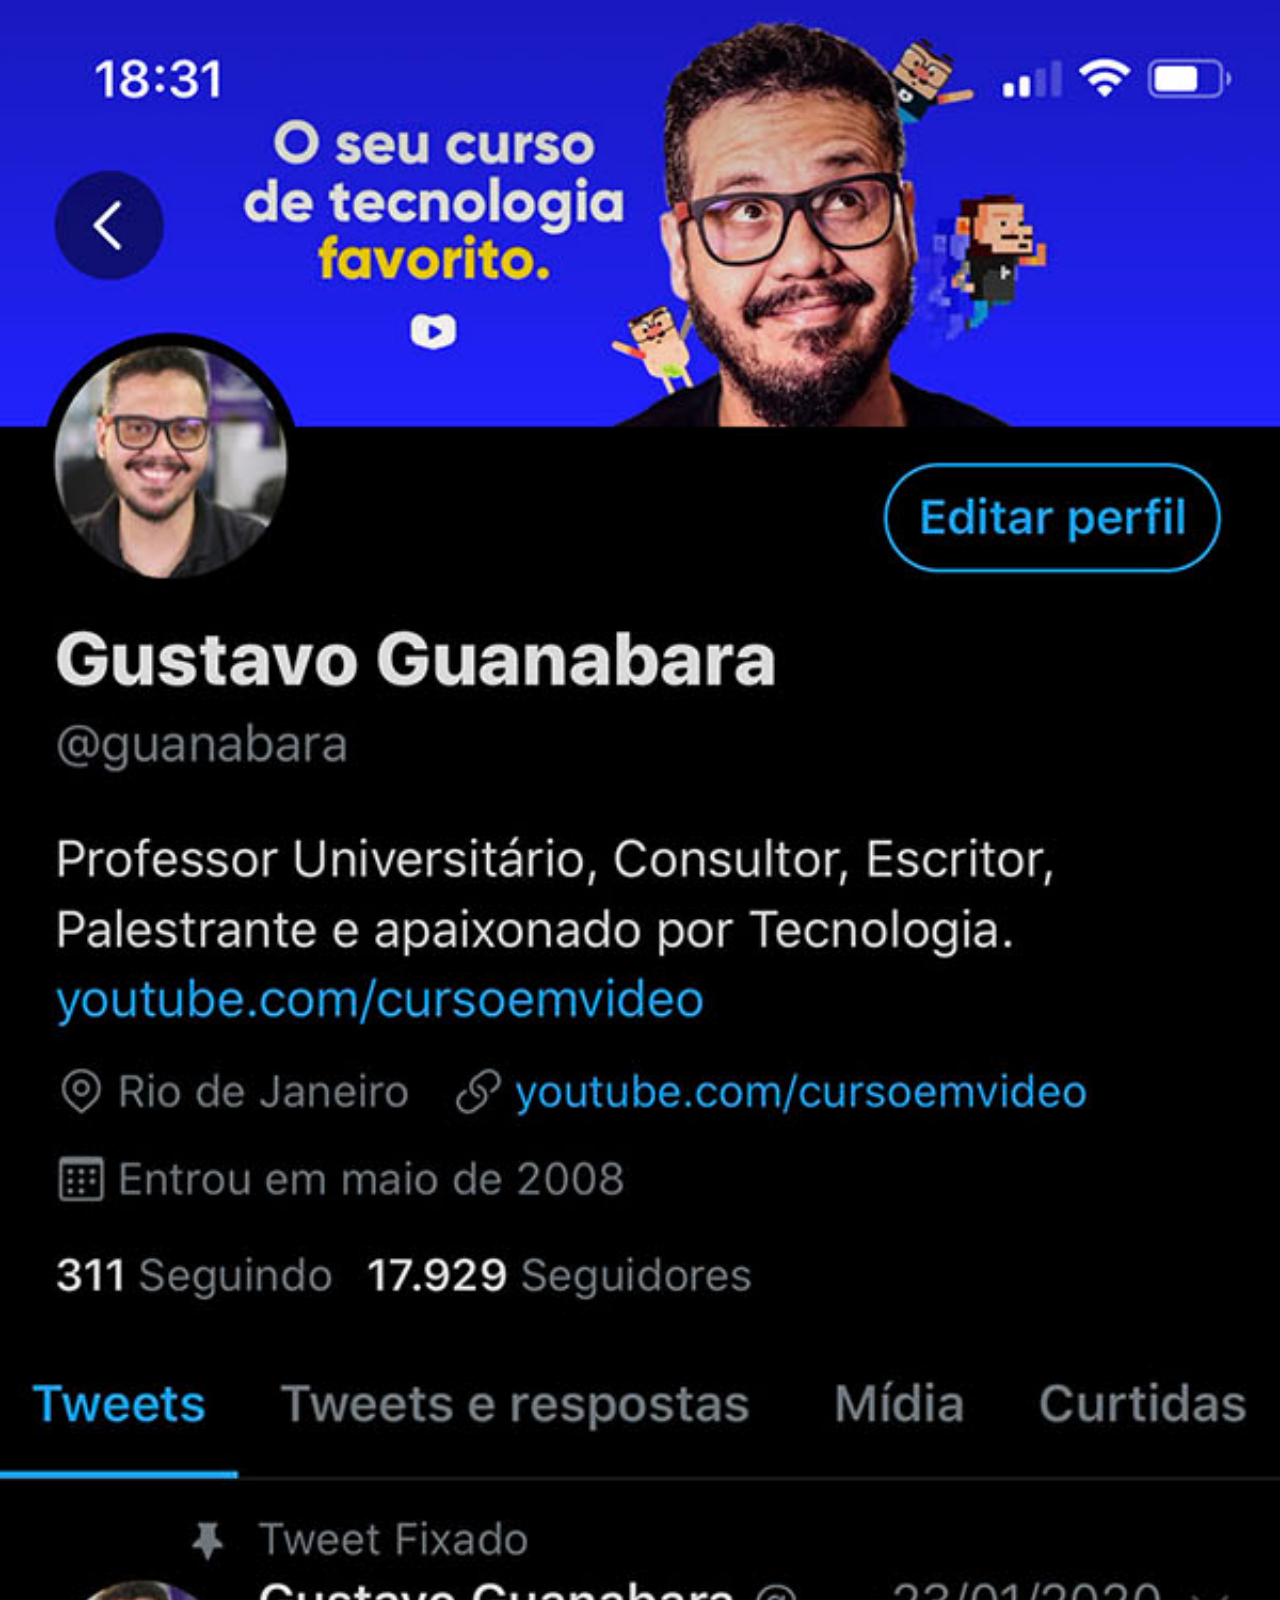
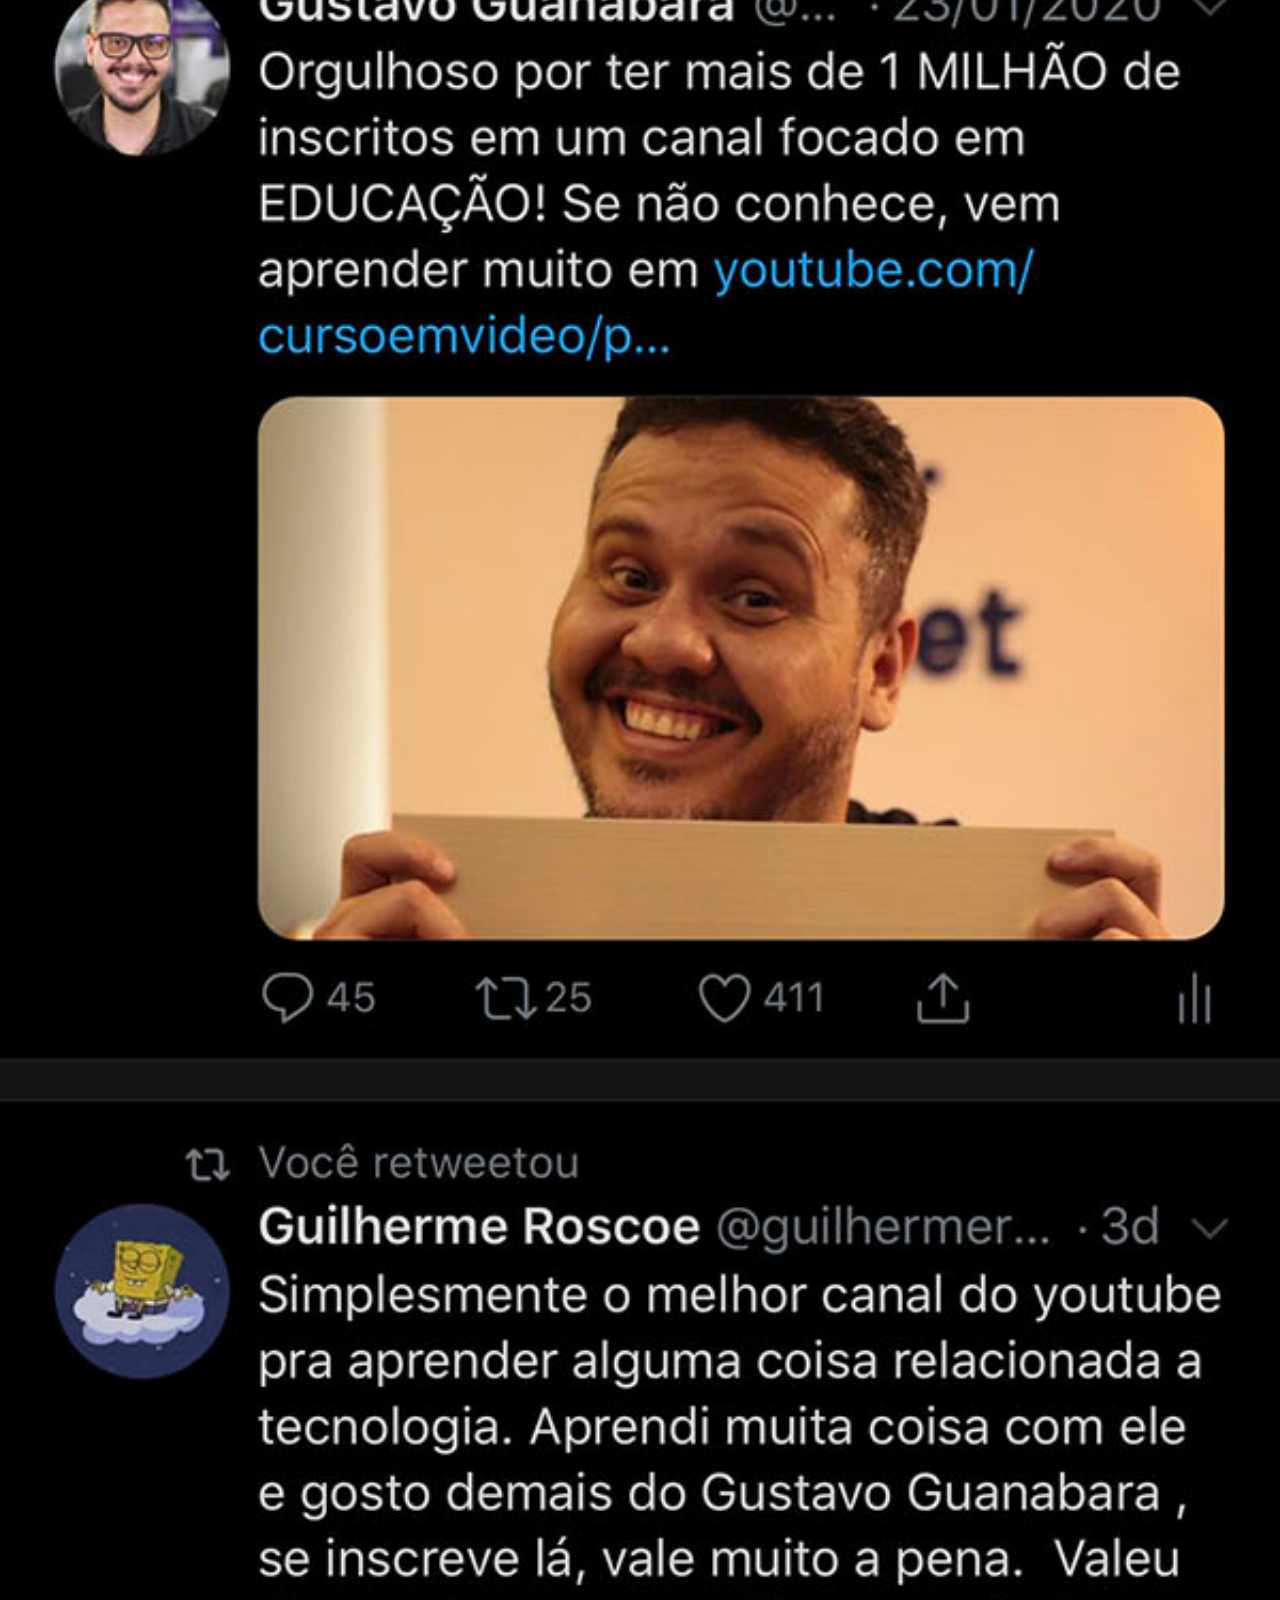
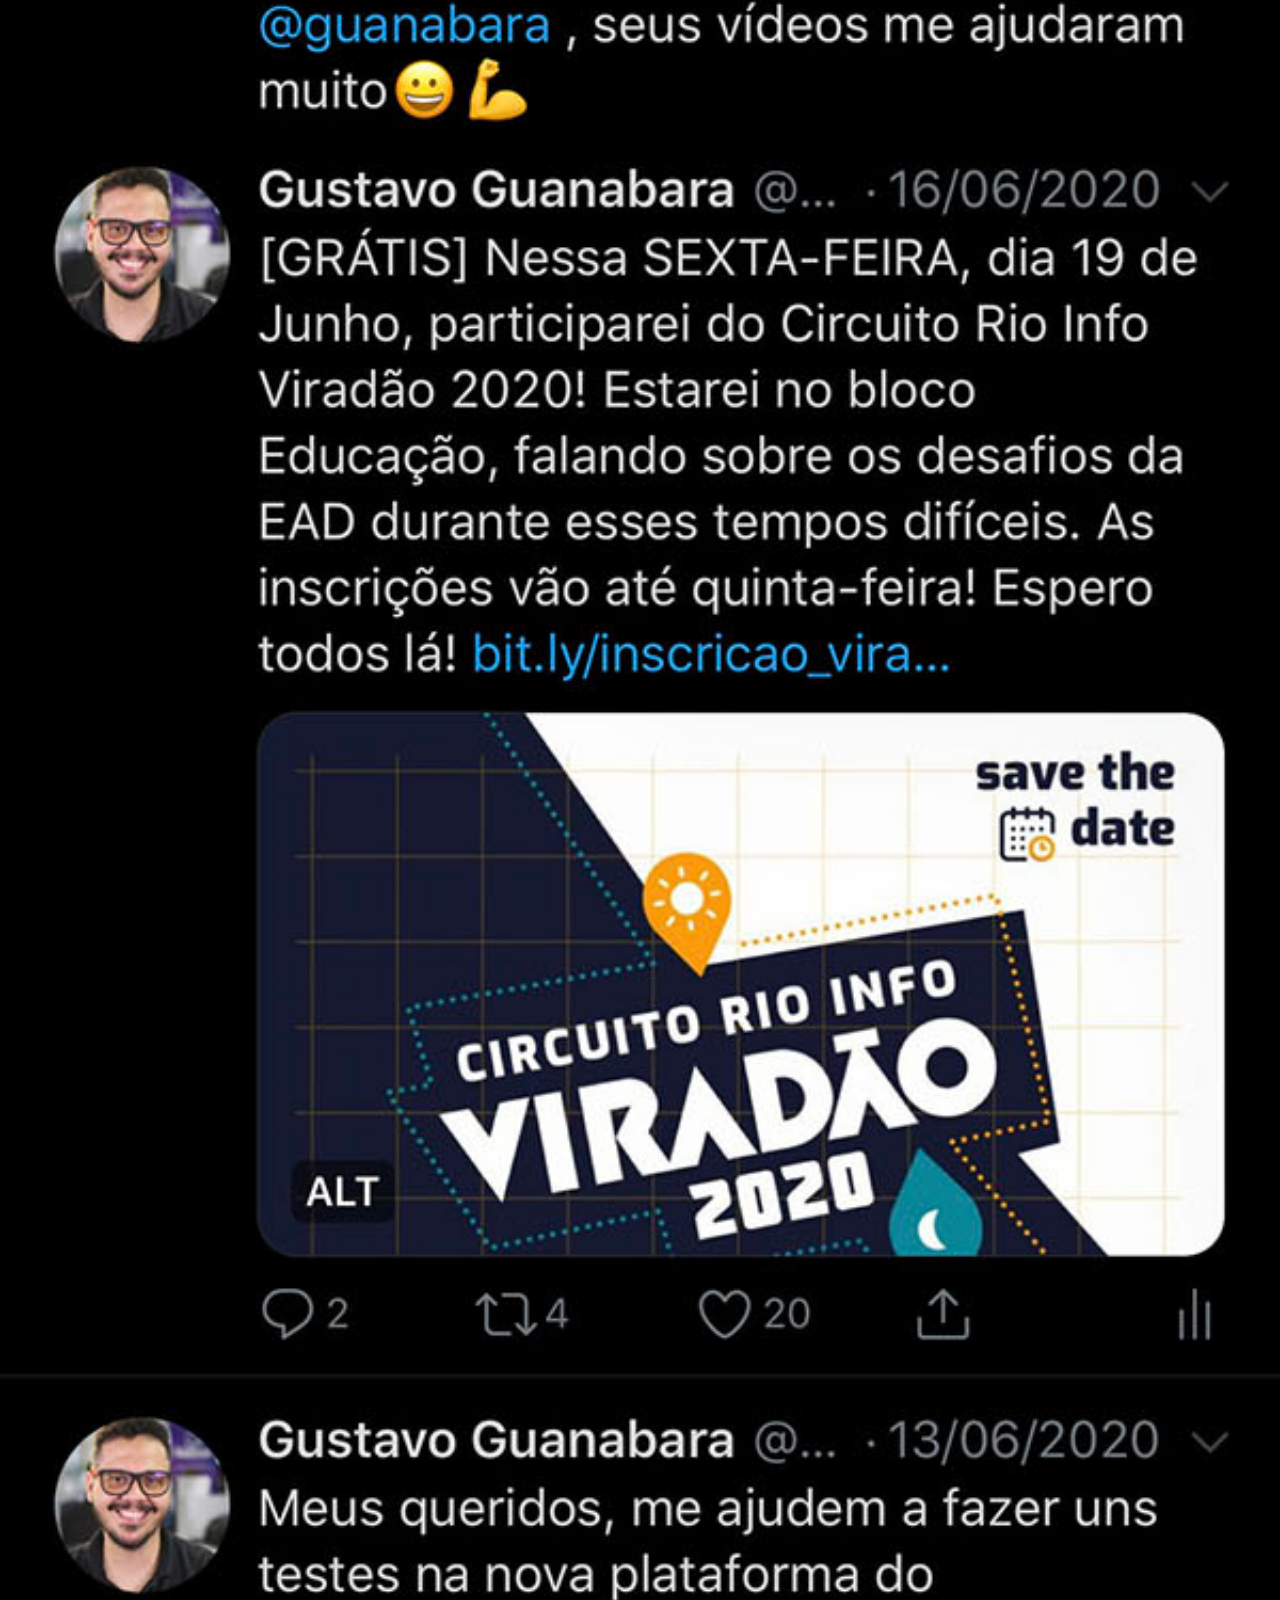
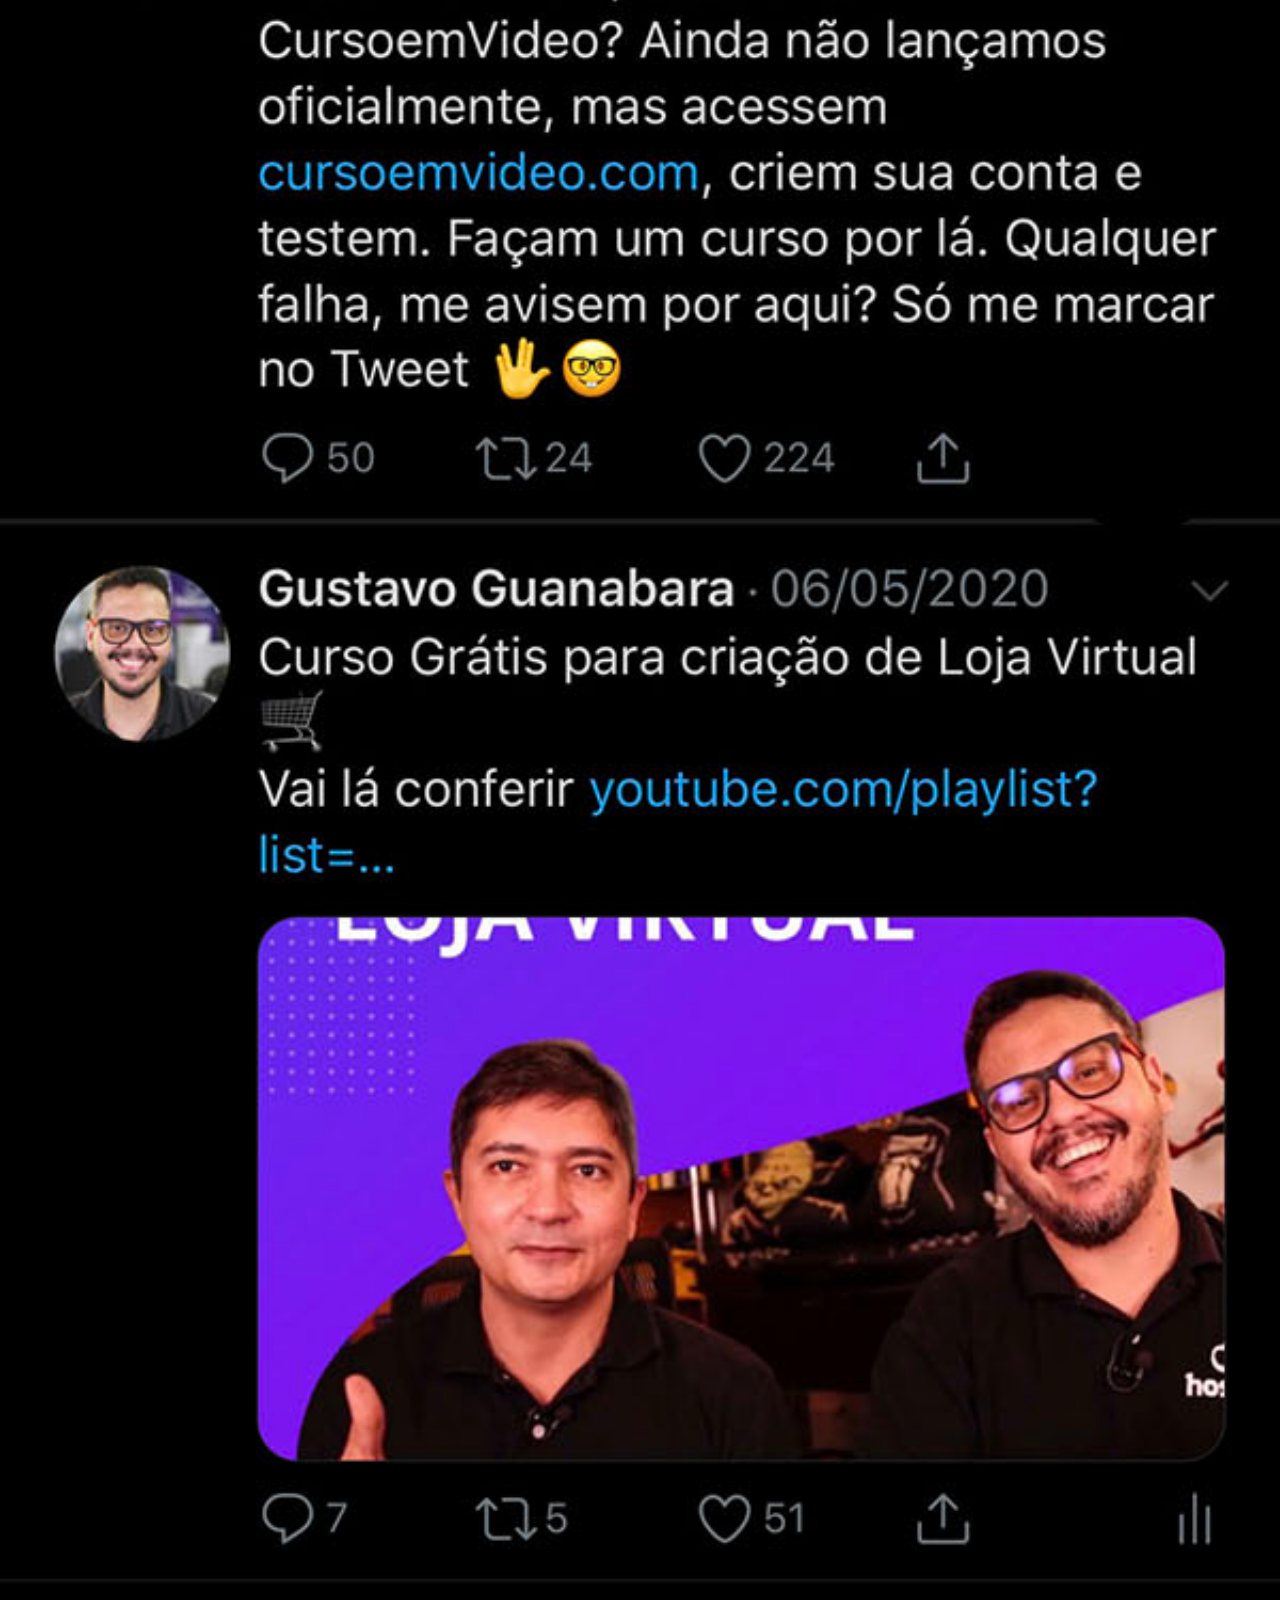
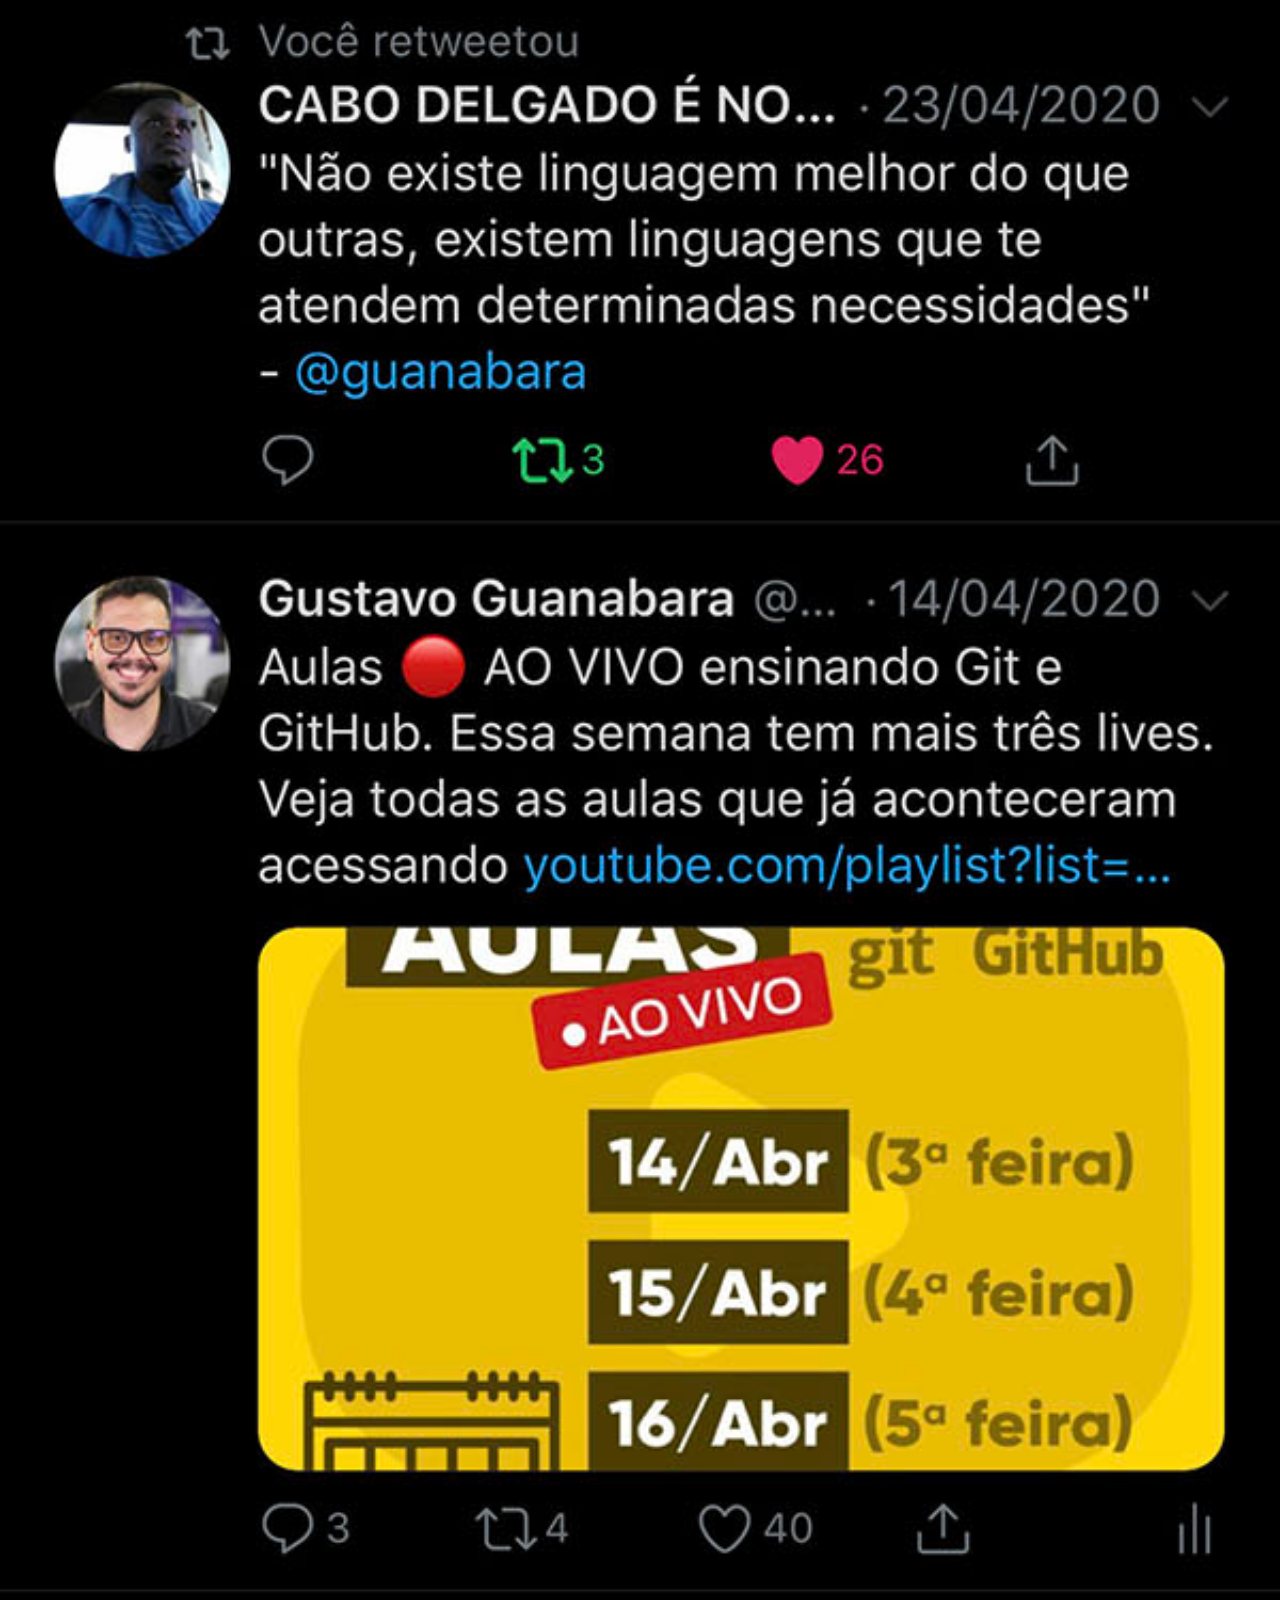
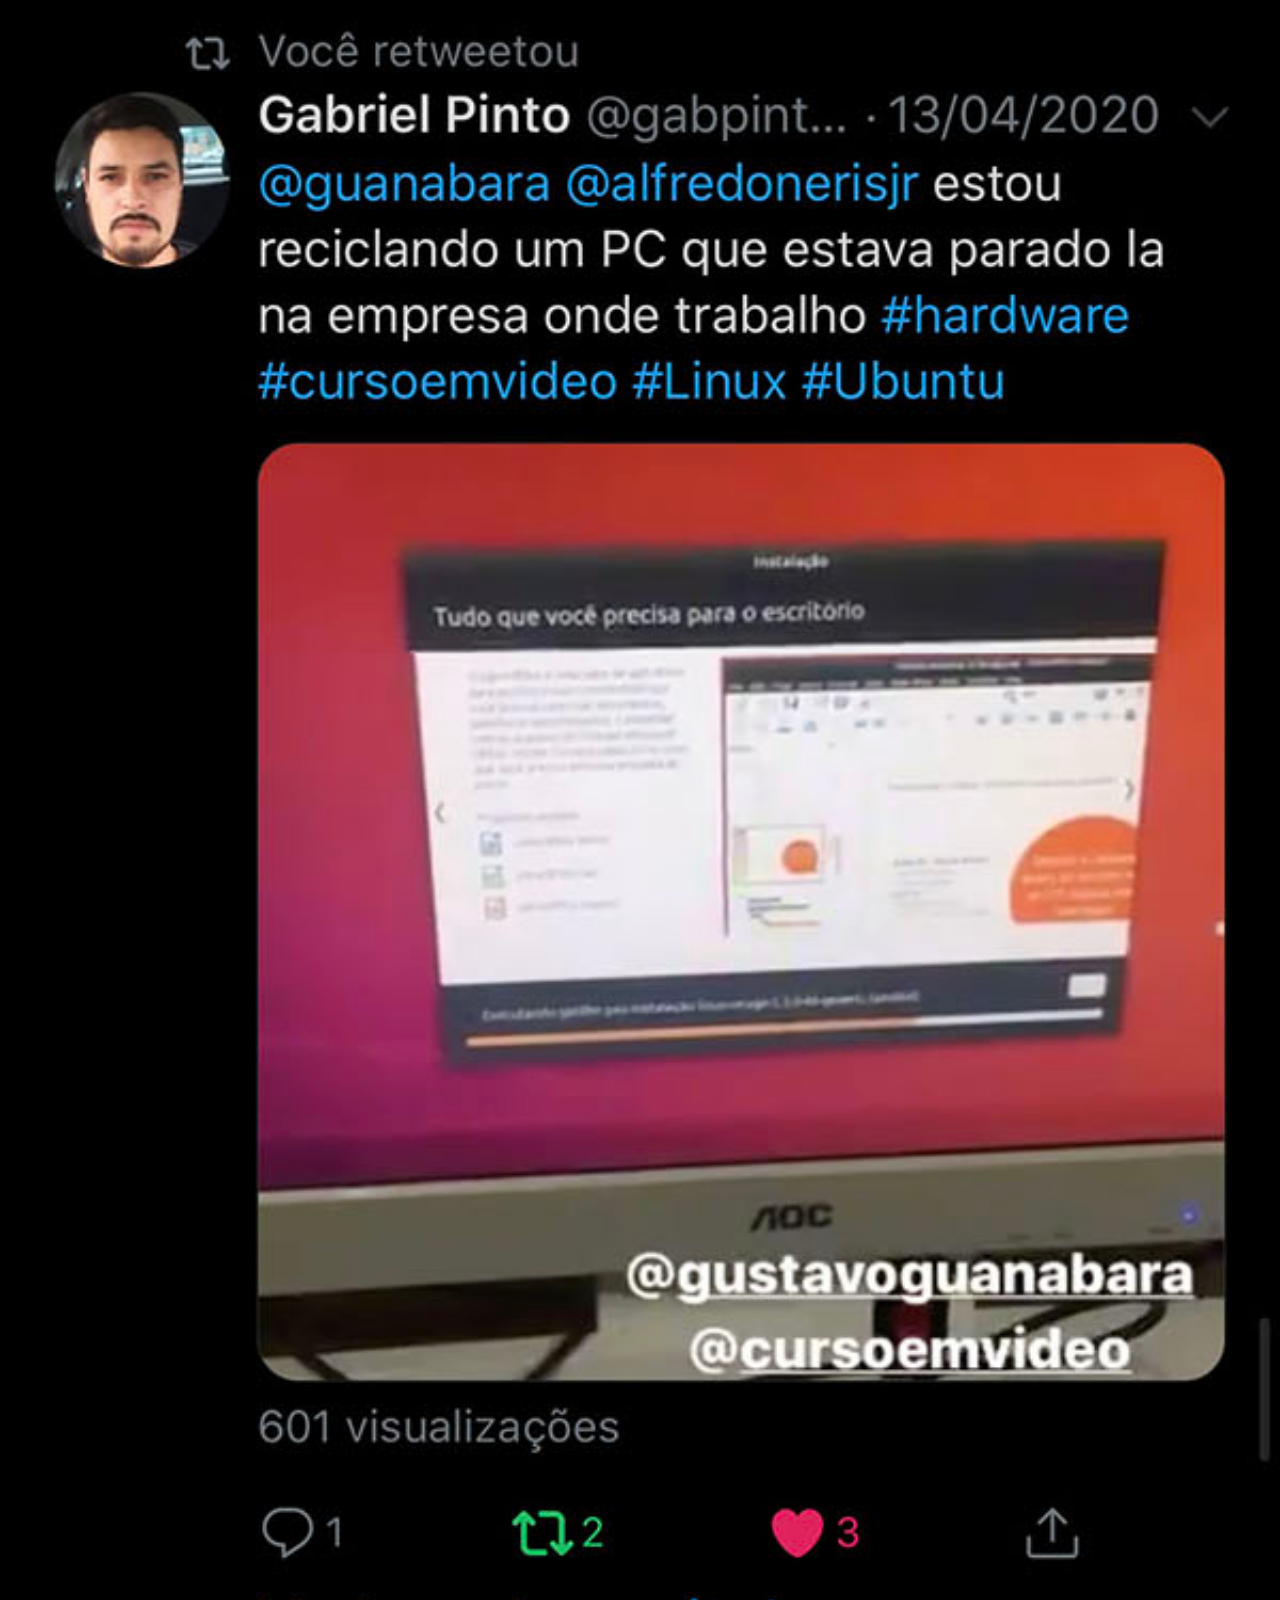
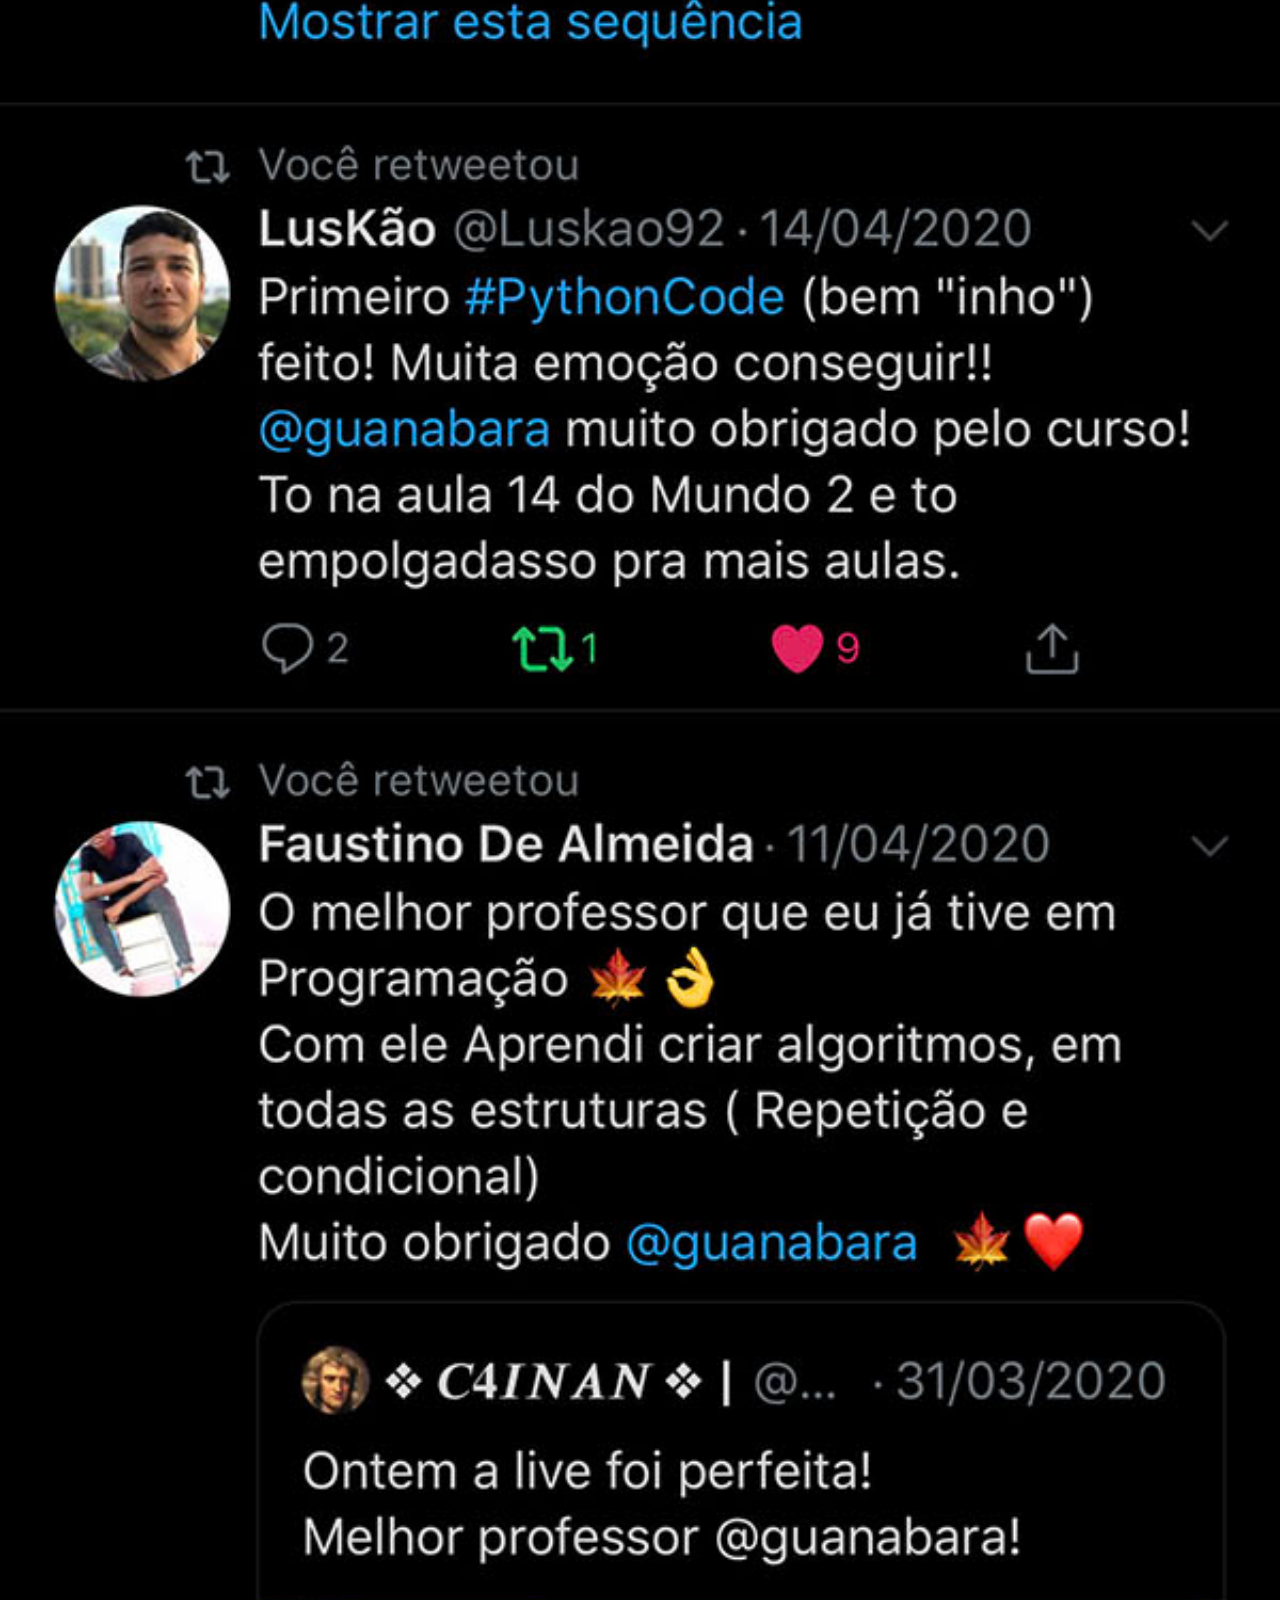
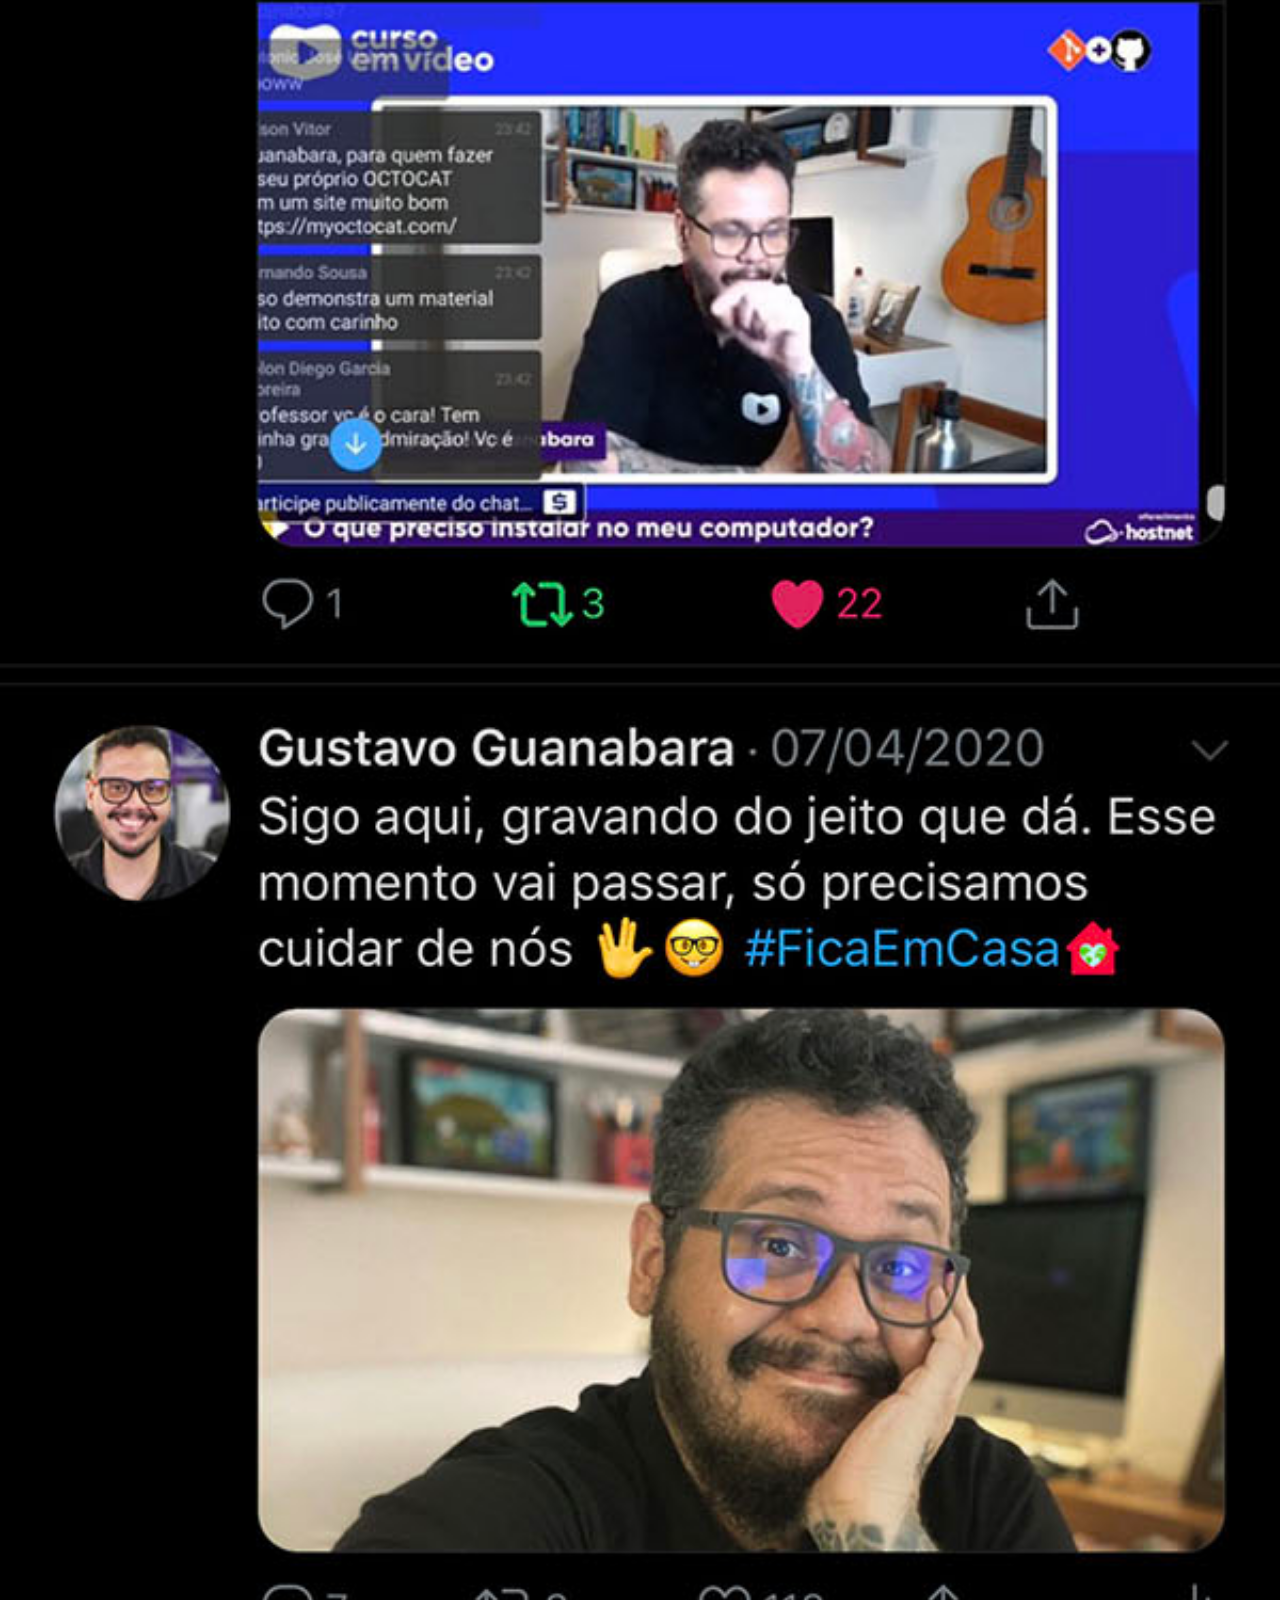
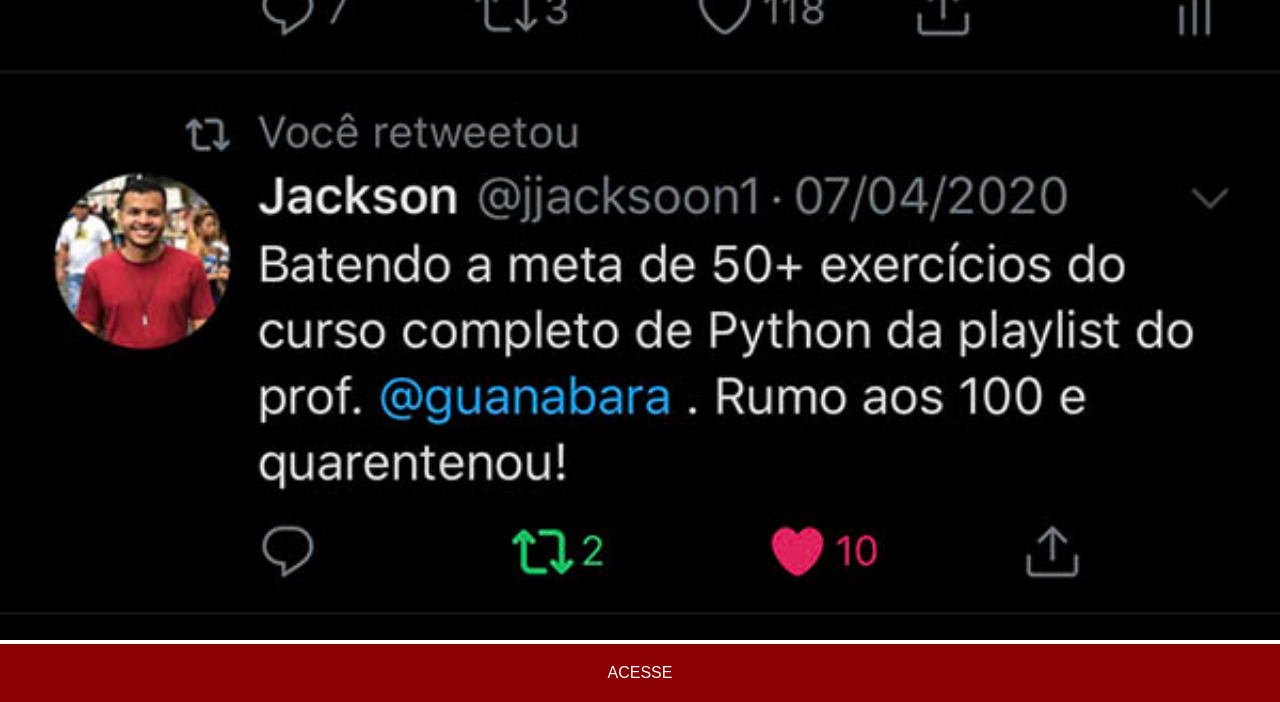
<file: twitter.html>
<!DOCTYPE html>
<html lang="pt-br">
<head>
    <meta charset="UTF-8">
    <meta name="viewport" content="width=device-width, initial-scale=1.0">
    <title>Twitter</title>
    <link rel="stylesheet" href="estilos/social.css">
</head>
<body>
    <img src="imagens/tela-twitter.jpg" alt="Twitter">
    <a href="#" target="_blank">ACESSE</a>
</body>
</html>
</file>
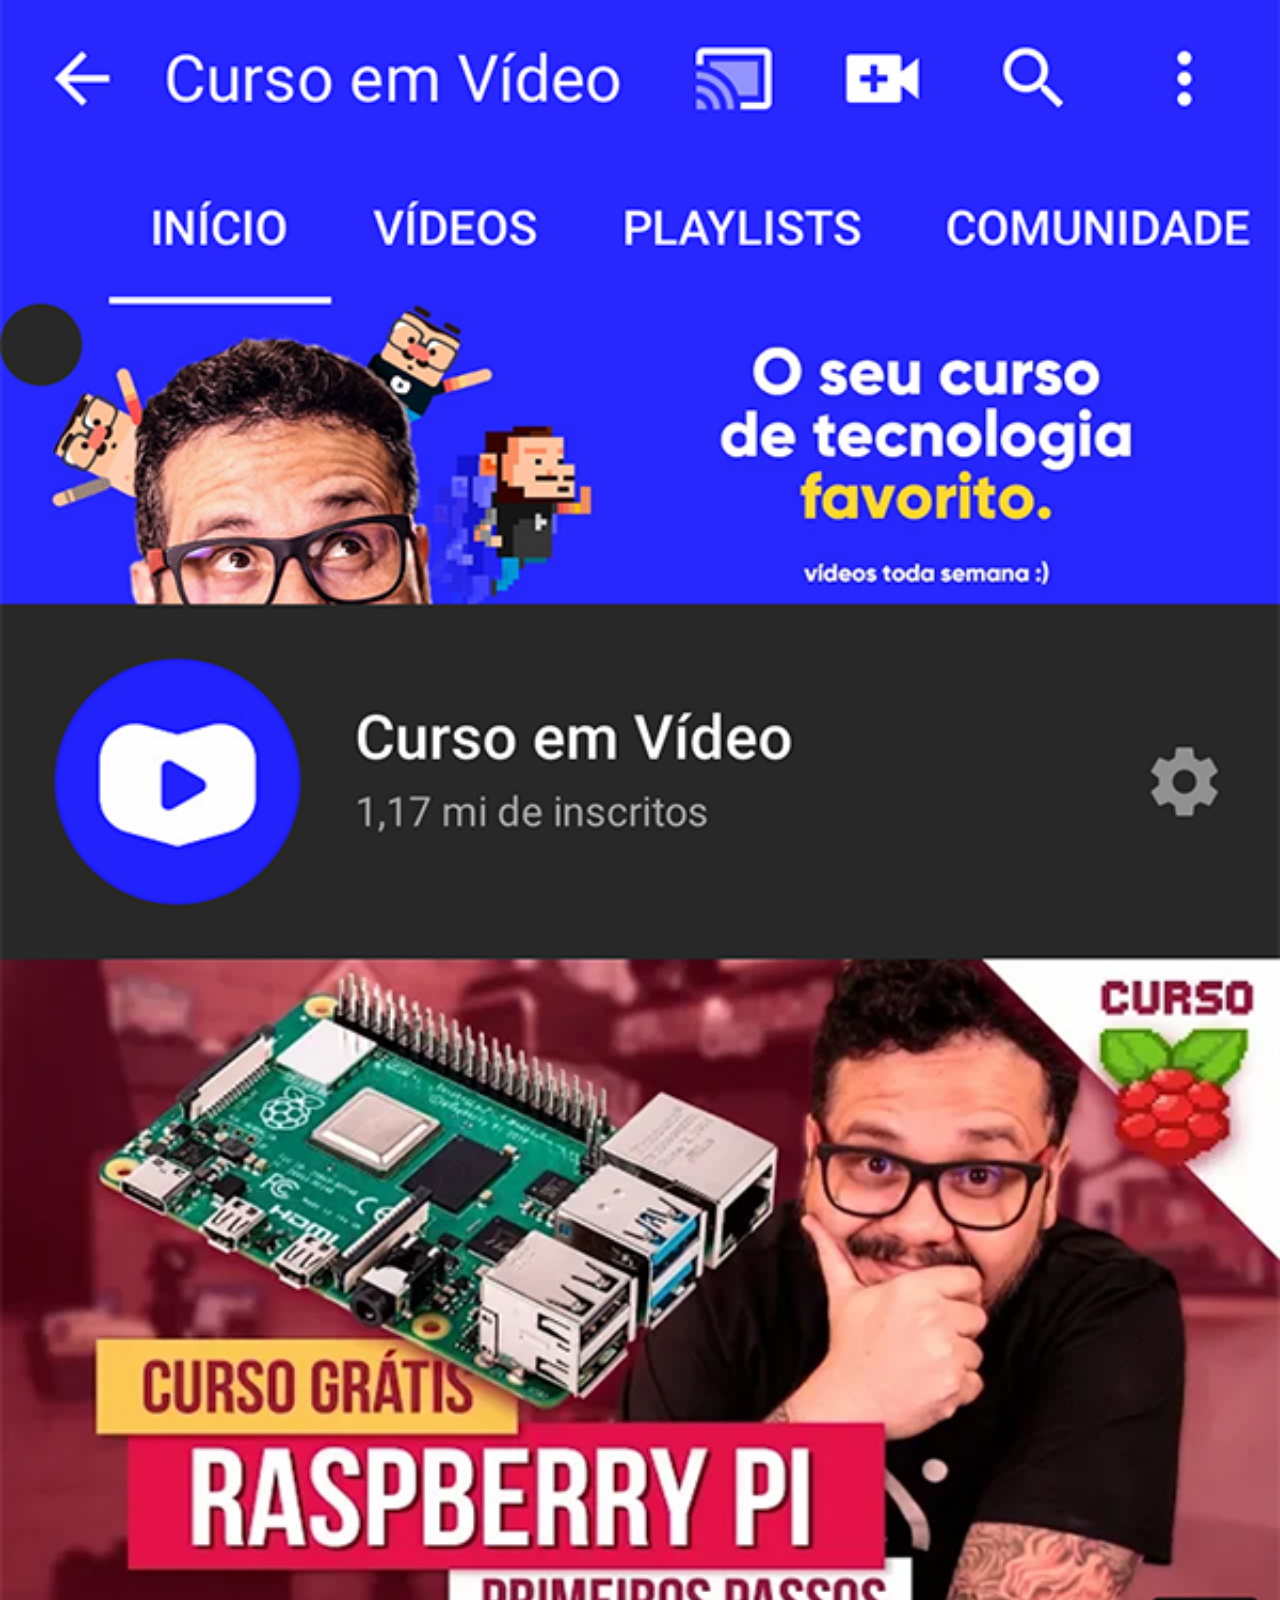
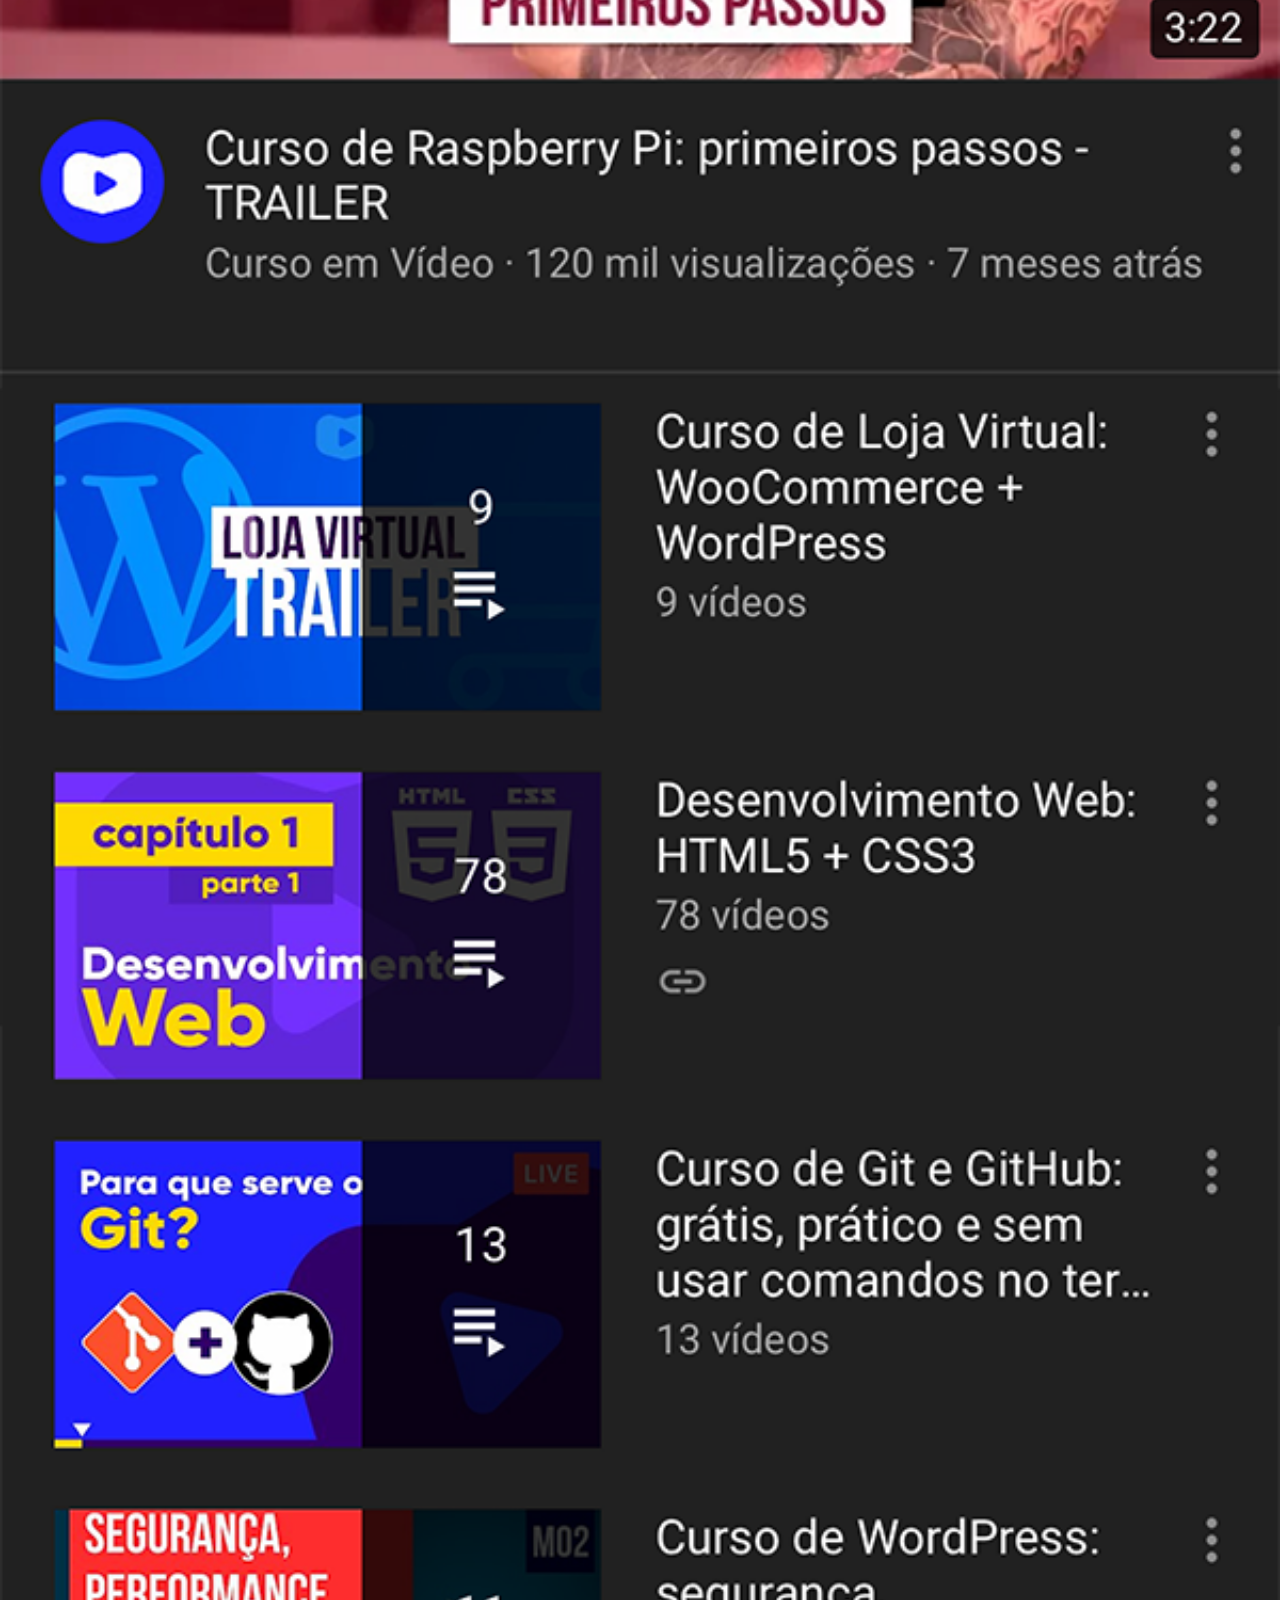
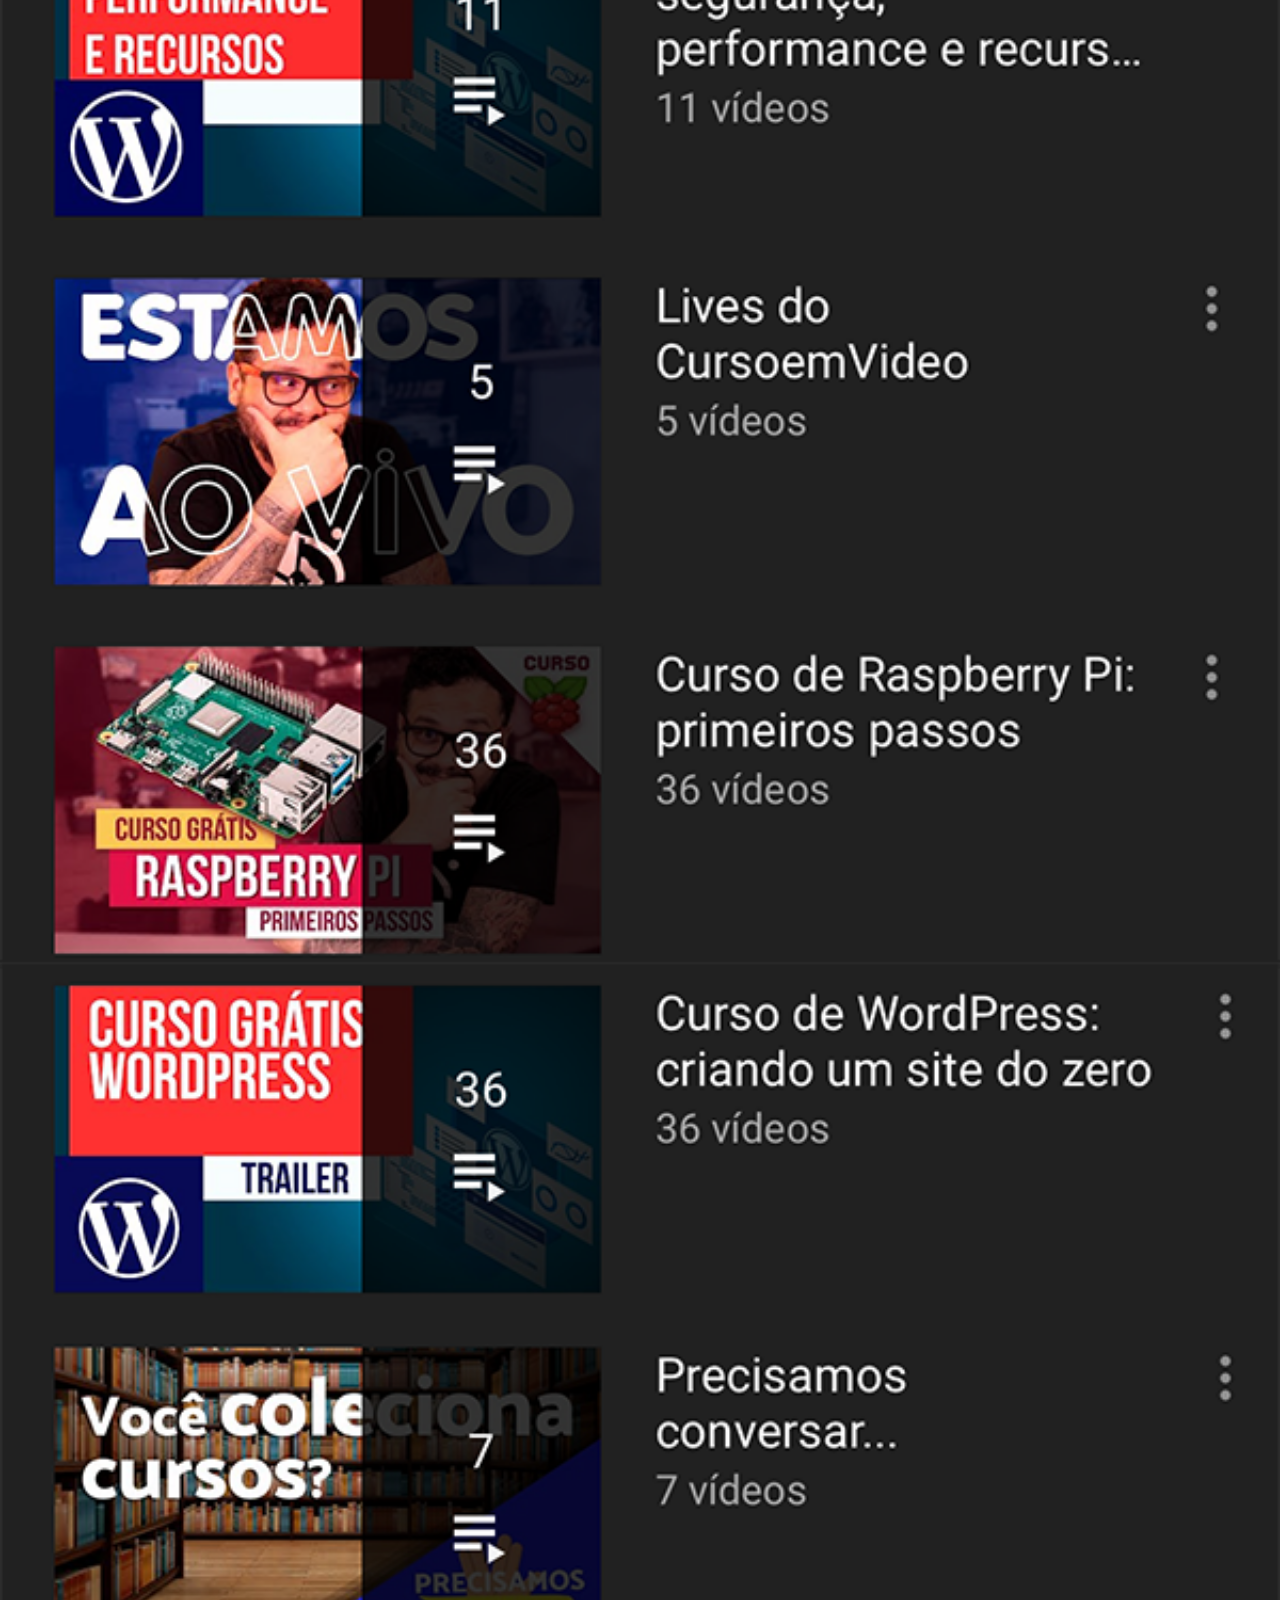
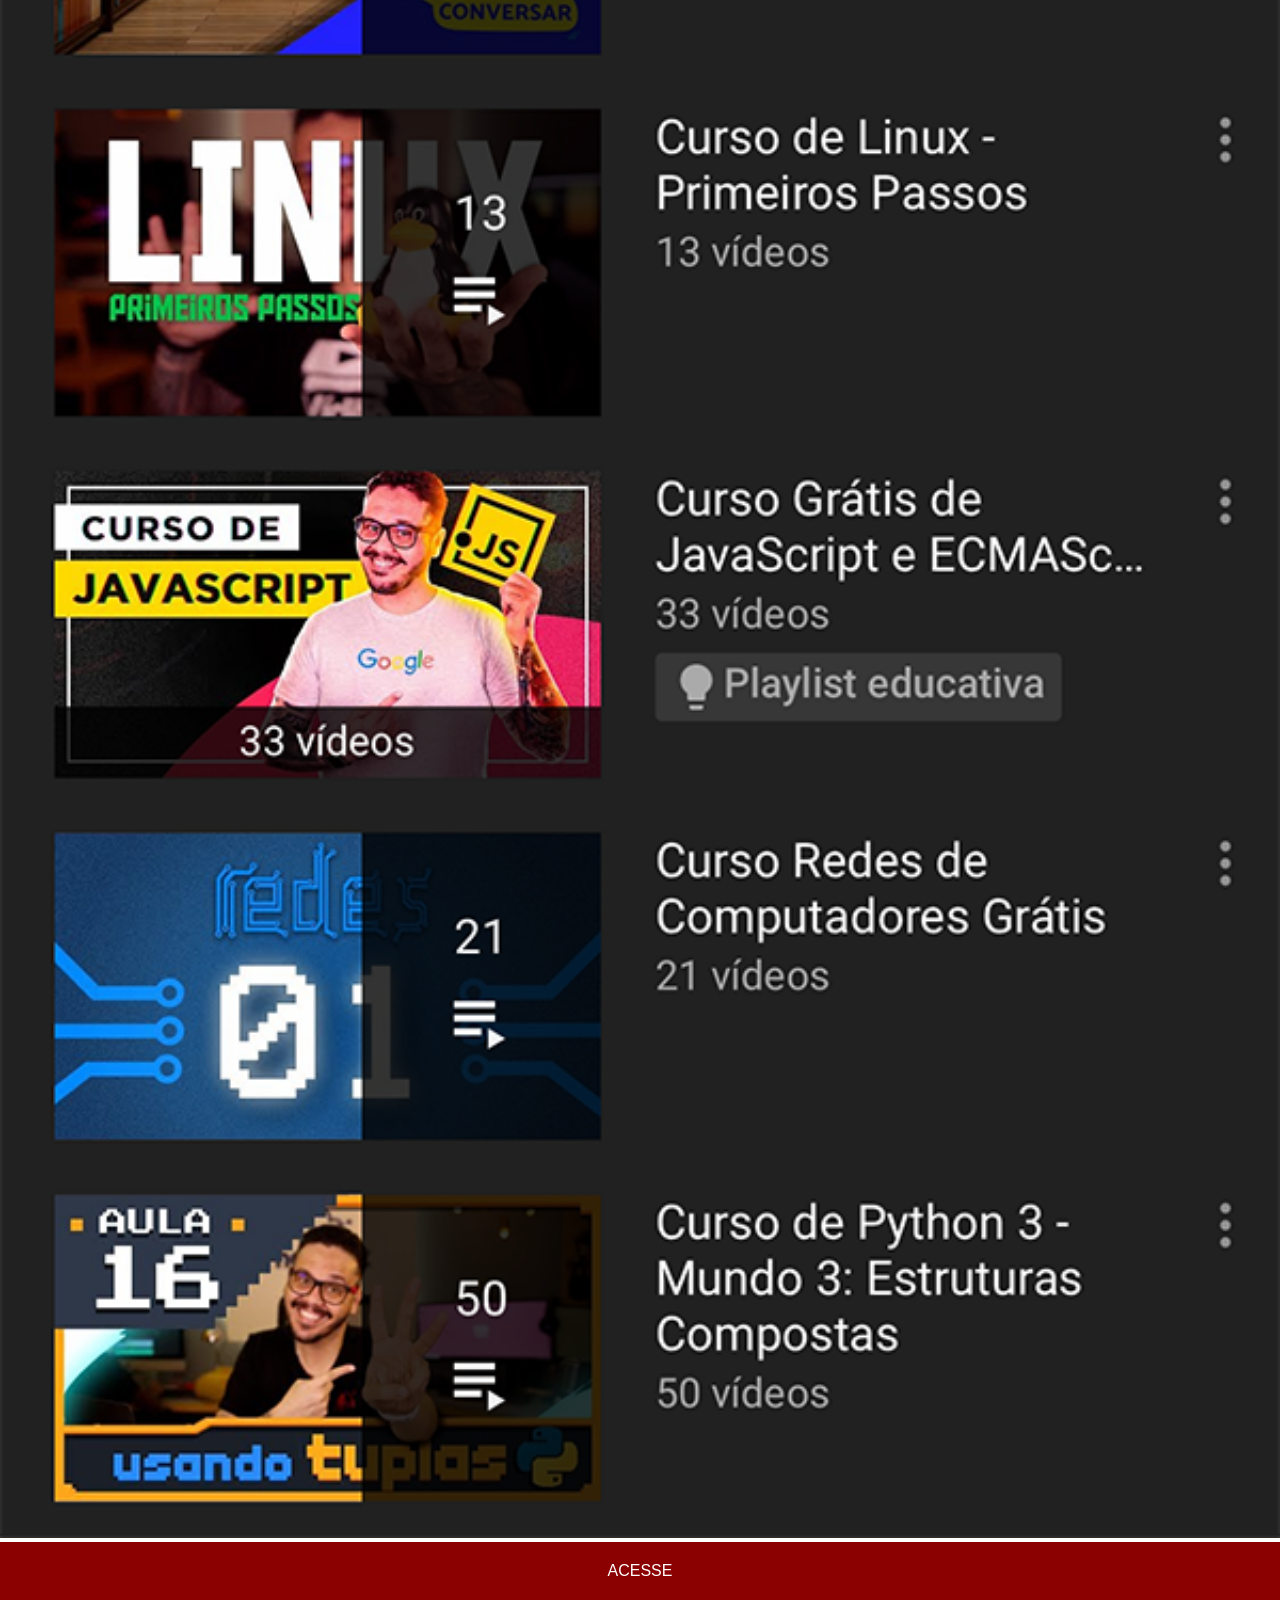
<file: youtube.html>
<!DOCTYPE html>
<html lang="pt-br">
<head>
    <meta charset="UTF-8">
    <meta name="viewport" content="width=device-width, initial-scale=1.0">
    <title>YouTube</title>
   <link rel="stylesheet" href="estilos/social.css">
</head>
<body>
    <img src="imagens/tela-youtube.png" alt="YouTube">
    <a href="https://www.youtube.com/@cursoemvideo" target="_blank">ACESSE</a>
</body>
</html>
</file>
<file: estilos/style.css>
@charset "UTF-8";

* {
    margin: 0px;
    padding: 0px;
    font-family: Arial, Helvetica, sans-serif;
}
html, body {
    height: 100vh;
    width: 100vw;
    background-color: black;
}

body {
    background: url(../imagens/fundo-madeira.jpg) no-repeat top center;
    background-size: cover;
    background-attachment: fixed;
}

main {
    height: 100vh;
    position: relative;
}

section#telefone {
    position: absolute;
    top: 50%;
    left: 50%;
    transform: translate(-50%, -50%);
    height: 627px;
    width: 311px;
    background: url(../imagens/frame-iphone.png) no-repeat;
}

section#redes-sociais {
    text-align: right;
}

section#redes-sociais img {
    width: 50px;
    margin: 10px;
    border-radius: 50%;
    box-shadow: 2px 2px 5px black;
    box-sizing: border-box;
}

section#redes-sociais img:hover {
    border: 2px solid darkgray;
    transform: translate(-3px, -3px);
    box-shadow: 5px 5px 10px black;
    transition: transform .3s, border 1s;
}

iframe#tela {
    position: relative;
    top: 80px;
    left: 22px;
    width: 269px;
    height: 471px;
}
</file>
<file: estilos/social.css>
@charset "UTF-8";

 * {
            margin: 0px;
            padding: 0px;
            font-family: Arial, Helvetica, sans-serif;
        }
        ::-webkit-scrollbar {
            width: 0px;
            height: 0px;
        }

        img {
            width: 100vw;
        }
        a {
            display: block;
            background-color: darkred;
            color: white;
            padding: 20px;
            text-align: center;
            text-decoration: none;
        }
        a:hover {
            background-color: red;
        }
</file>
